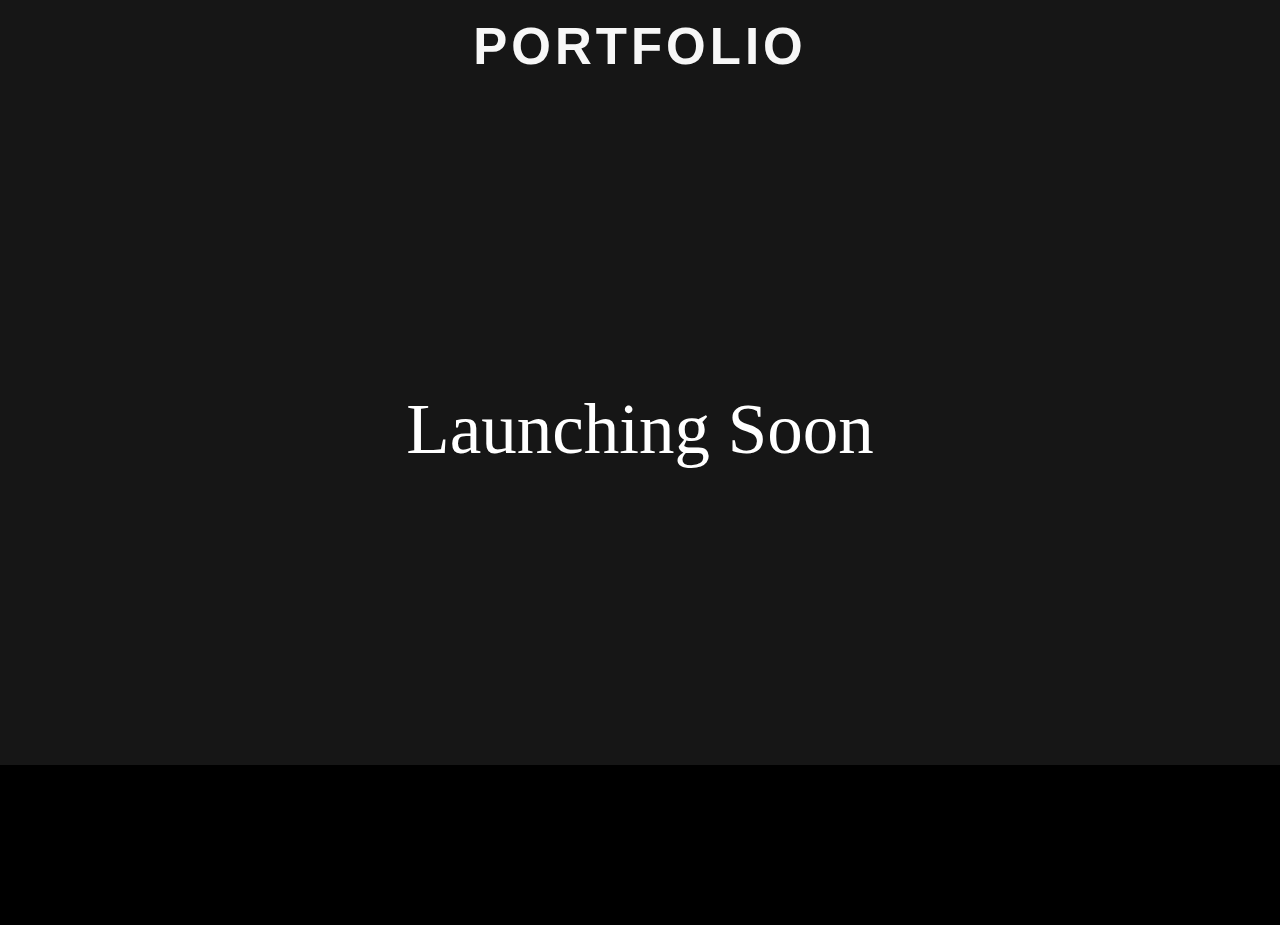
<file: coming-soon.html>
<!DOCTYPE html><html lang="en-CA"><head><meta charSet="utf-8"/><meta http-equiv="X-UA-Compatible" content="IE=edge"/><meta name="viewport" content="width=device-width, initial-scale=1"/><title>Portfolio</title><meta name="author" content="Portfolio"/><meta name="generator" content="Starfield Technologies; Go Daddy Website Builder 8.0.0000"/><link rel="manifest" href="/manifest.webmanifest"/><link rel="apple-touch-icon" sizes="57x57" href="//img1.wsimg.com/isteam/ip/static/pwa-app/logo-default.png/:/rs=w:57,h:57,m"/><link rel="apple-touch-icon" sizes="60x60" href="//img1.wsimg.com/isteam/ip/static/pwa-app/logo-default.png/:/rs=w:60,h:60,m"/><link rel="apple-touch-icon" sizes="72x72" href="//img1.wsimg.com/isteam/ip/static/pwa-app/logo-default.png/:/rs=w:72,h:72,m"/><link rel="apple-touch-icon" sizes="114x114" href="//img1.wsimg.com/isteam/ip/static/pwa-app/logo-default.png/:/rs=w:114,h:114,m"/><link rel="apple-touch-icon" sizes="120x120" href="//img1.wsimg.com/isteam/ip/static/pwa-app/logo-default.png/:/rs=w:120,h:120,m"/><link rel="apple-touch-icon" sizes="144x144" href="//img1.wsimg.com/isteam/ip/static/pwa-app/logo-default.png/:/rs=w:144,h:144,m"/><link rel="apple-touch-icon" sizes="152x152" href="//img1.wsimg.com/isteam/ip/static/pwa-app/logo-default.png/:/rs=w:152,h:152,m"/><link rel="apple-touch-icon" sizes="180x180" href="//img1.wsimg.com/isteam/ip/static/pwa-app/logo-default.png/:/rs=w:180,h:180,m"/><meta property="og:url" content="https://christinatxie.com/"/>
<meta property="og:site_name" content="Portfolio"/>
<meta property="og:title" content="Launching Soon "/>
<meta property="og:type" content="website"/>
<meta property="og:image" content="https://img1.wsimg.com/isteam/videos/uA41GmyyG8IMaxXdb"/>
<meta property="og:locale" content="en_CA"/>
<meta name="twitter:card" content="summary"/>
<meta name="twitter:title" content="Portfolio"/>
<meta name="twitter:description" content="Launching Soon "/>
<meta name="twitter:image" content="https://img1.wsimg.com/isteam/videos/uA41GmyyG8IMaxXdb"/>
<meta name="twitter:image:alt" content="Portfolio"/>
<meta name="theme-color" content="#6F6F6F"/><style type="text/css">/*
Copyright 2017 The Playfair Display Project Authors (https://github.com/clauseggers/Playfair-Display), with Reserved Font Name "Playfair Display".

This Font Software is licensed under the SIL Open Font License, Version 1.1.
This license is copied below, and is also available with a FAQ at: http://scripts.sil.org/OFL

—————————————————————————————-
SIL OPEN FONT LICENSE Version 1.1 - 26 February 2007
—————————————————————————————-
*/
/* cyrillic */
@font-face {
font-family: 'Playfair Display';
font-style: normal;
font-weight: 400;
font-display: swap;
src: url(https://img1.wsimg.com/gfonts/s/playfairdisplay/v21/nuFiD-vYSZviVYUb_rj3ij__anPXDTjYgEM86xRbPQ.woff2) format('woff2');
unicode-range: U+0400-045F, U+0490-0491, U+04B0-04B1, U+2116;
}
/* vietnamese */
@font-face {
font-family: 'Playfair Display';
font-style: normal;
font-weight: 400;
font-display: swap;
src: url(https://img1.wsimg.com/gfonts/s/playfairdisplay/v21/nuFiD-vYSZviVYUb_rj3ij__anPXDTPYgEM86xRbPQ.woff2) format('woff2');
unicode-range: U+0102-0103, U+0110-0111, U+0128-0129, U+0168-0169, U+01A0-01A1, U+01AF-01B0, U+1EA0-1EF9, U+20AB;
}
/* latin-ext */
@font-face {
font-family: 'Playfair Display';
font-style: normal;
font-weight: 400;
font-display: swap;
src: url(https://img1.wsimg.com/gfonts/s/playfairdisplay/v21/nuFiD-vYSZviVYUb_rj3ij__anPXDTLYgEM86xRbPQ.woff2) format('woff2');
unicode-range: U+0100-024F, U+0259, U+1E00-1EFF, U+2020, U+20A0-20AB, U+20AD-20CF, U+2113, U+2C60-2C7F, U+A720-A7FF;
}
/* latin */
@font-face {
font-family: 'Playfair Display';
font-style: normal;
font-weight: 400;
font-display: swap;
src: url(https://img1.wsimg.com/gfonts/s/playfairdisplay/v21/nuFiD-vYSZviVYUb_rj3ij__anPXDTzYgEM86xQ.woff2) format('woff2');
unicode-range: U+0000-00FF, U+0131, U+0152-0153, U+02BB-02BC, U+02C6, U+02DA, U+02DC, U+2000-206F, U+2074, U+20AC, U+2122, U+2191, U+2193, U+2212, U+2215, U+FEFF, U+FFFD;
}
/* cyrillic */
@font-face {
font-family: 'Playfair Display';
font-style: normal;
font-weight: 700;
font-display: swap;
src: url(https://img1.wsimg.com/gfonts/s/playfairdisplay/v21/nuFiD-vYSZviVYUb_rj3ij__anPXDTjYgEM86xRbPQ.woff2) format('woff2');
unicode-range: U+0400-045F, U+0490-0491, U+04B0-04B1, U+2116;
}
/* vietnamese */
@font-face {
font-family: 'Playfair Display';
font-style: normal;
font-weight: 700;
font-display: swap;
src: url(https://img1.wsimg.com/gfonts/s/playfairdisplay/v21/nuFiD-vYSZviVYUb_rj3ij__anPXDTPYgEM86xRbPQ.woff2) format('woff2');
unicode-range: U+0102-0103, U+0110-0111, U+0128-0129, U+0168-0169, U+01A0-01A1, U+01AF-01B0, U+1EA0-1EF9, U+20AB;
}
/* latin-ext */
@font-face {
font-family: 'Playfair Display';
font-style: normal;
font-weight: 700;
font-display: swap;
src: url(https://img1.wsimg.com/gfonts/s/playfairdisplay/v21/nuFiD-vYSZviVYUb_rj3ij__anPXDTLYgEM86xRbPQ.woff2) format('woff2');
unicode-range: U+0100-024F, U+0259, U+1E00-1EFF, U+2020, U+20A0-20AB, U+20AD-20CF, U+2113, U+2C60-2C7F, U+A720-A7FF;
}
/* latin */
@font-face {
font-family: 'Playfair Display';
font-style: normal;
font-weight: 700;
font-display: swap;
src: url(https://img1.wsimg.com/gfonts/s/playfairdisplay/v21/nuFiD-vYSZviVYUb_rj3ij__anPXDTzYgEM86xQ.woff2) format('woff2');
unicode-range: U+0000-00FF, U+0131, U+0152-0153, U+02BB-02BC, U+02C6, U+02DA, U+02DC, U+2000-206F, U+2074, U+20AC, U+2122, U+2191, U+2193, U+2212, U+2215, U+FEFF, U+FFFD;
}
/* cyrillic */
@font-face {
font-family: 'Playfair Display';
font-style: normal;
font-weight: 900;
font-display: swap;
src: url(https://img1.wsimg.com/gfonts/s/playfairdisplay/v21/nuFiD-vYSZviVYUb_rj3ij__anPXDTjYgEM86xRbPQ.woff2) format('woff2');
unicode-range: U+0400-045F, U+0490-0491, U+04B0-04B1, U+2116;
}
/* vietnamese */
@font-face {
font-family: 'Playfair Display';
font-style: normal;
font-weight: 900;
font-display: swap;
src: url(https://img1.wsimg.com/gfonts/s/playfairdisplay/v21/nuFiD-vYSZviVYUb_rj3ij__anPXDTPYgEM86xRbPQ.woff2) format('woff2');
unicode-range: U+0102-0103, U+0110-0111, U+0128-0129, U+0168-0169, U+01A0-01A1, U+01AF-01B0, U+1EA0-1EF9, U+20AB;
}
/* latin-ext */
@font-face {
font-family: 'Playfair Display';
font-style: normal;
font-weight: 900;
font-display: swap;
src: url(https://img1.wsimg.com/gfonts/s/playfairdisplay/v21/nuFiD-vYSZviVYUb_rj3ij__anPXDTLYgEM86xRbPQ.woff2) format('woff2');
unicode-range: U+0100-024F, U+0259, U+1E00-1EFF, U+2020, U+20A0-20AB, U+20AD-20CF, U+2113, U+2C60-2C7F, U+A720-A7FF;
}
/* latin */
@font-face {
font-family: 'Playfair Display';
font-style: normal;
font-weight: 900;
font-display: swap;
src: url(https://img1.wsimg.com/gfonts/s/playfairdisplay/v21/nuFiD-vYSZviVYUb_rj3ij__anPXDTzYgEM86xQ.woff2) format('woff2');
unicode-range: U+0000-00FF, U+0131, U+0152-0153, U+02BB-02BC, U+02C6, U+02DA, U+02DC, U+2000-206F, U+2074, U+20AC, U+2122, U+2191, U+2193, U+2212, U+2215, U+FEFF, U+FFFD;
}

/*
Copyright 2010, 2012, 2014 Adobe Systems Incorporated (http://www.adobe.com/), with Reserved Font Name Source.

This Font Software is licensed under the SIL Open Font License, Version 1.1.
This license is copied below, and is also available with a FAQ at: http://scripts.sil.org/OFL

—————————————————————————————-
SIL OPEN FONT LICENSE Version 1.1 - 26 February 2007
—————————————————————————————-
*/
/* cyrillic-ext */
@font-face {
font-family: 'Source Sans Pro';
font-style: italic;
font-weight: 300;
font-display: swap;
src: url(https://img1.wsimg.com/gfonts/s/sourcesanspro/v14/6xKwdSBYKcSV-LCoeQqfX1RYOo3qPZZMkidh18S0xR41YDw.woff2) format('woff2');
unicode-range: U+0460-052F, U+1C80-1C88, U+20B4, U+2DE0-2DFF, U+A640-A69F, U+FE2E-FE2F;
}
/* cyrillic */
@font-face {
font-family: 'Source Sans Pro';
font-style: italic;
font-weight: 300;
font-display: swap;
src: url(https://img1.wsimg.com/gfonts/s/sourcesanspro/v14/6xKwdSBYKcSV-LCoeQqfX1RYOo3qPZZMkido18S0xR41YDw.woff2) format('woff2');
unicode-range: U+0400-045F, U+0490-0491, U+04B0-04B1, U+2116;
}
/* greek-ext */
@font-face {
font-family: 'Source Sans Pro';
font-style: italic;
font-weight: 300;
font-display: swap;
src: url(https://img1.wsimg.com/gfonts/s/sourcesanspro/v14/6xKwdSBYKcSV-LCoeQqfX1RYOo3qPZZMkidg18S0xR41YDw.woff2) format('woff2');
unicode-range: U+1F00-1FFF;
}
/* greek */
@font-face {
font-family: 'Source Sans Pro';
font-style: italic;
font-weight: 300;
font-display: swap;
src: url(https://img1.wsimg.com/gfonts/s/sourcesanspro/v14/6xKwdSBYKcSV-LCoeQqfX1RYOo3qPZZMkidv18S0xR41YDw.woff2) format('woff2');
unicode-range: U+0370-03FF;
}
/* vietnamese */
@font-face {
font-family: 'Source Sans Pro';
font-style: italic;
font-weight: 300;
font-display: swap;
src: url(https://img1.wsimg.com/gfonts/s/sourcesanspro/v14/6xKwdSBYKcSV-LCoeQqfX1RYOo3qPZZMkidj18S0xR41YDw.woff2) format('woff2');
unicode-range: U+0102-0103, U+0110-0111, U+0128-0129, U+0168-0169, U+01A0-01A1, U+01AF-01B0, U+1EA0-1EF9, U+20AB;
}
/* latin-ext */
@font-face {
font-family: 'Source Sans Pro';
font-style: italic;
font-weight: 300;
font-display: swap;
src: url(https://img1.wsimg.com/gfonts/s/sourcesanspro/v14/6xKwdSBYKcSV-LCoeQqfX1RYOo3qPZZMkidi18S0xR41YDw.woff2) format('woff2');
unicode-range: U+0100-024F, U+0259, U+1E00-1EFF, U+2020, U+20A0-20AB, U+20AD-20CF, U+2113, U+2C60-2C7F, U+A720-A7FF;
}
/* latin */
@font-face {
font-family: 'Source Sans Pro';
font-style: italic;
font-weight: 300;
font-display: swap;
src: url(https://img1.wsimg.com/gfonts/s/sourcesanspro/v14/6xKwdSBYKcSV-LCoeQqfX1RYOo3qPZZMkids18S0xR41.woff2) format('woff2');
unicode-range: U+0000-00FF, U+0131, U+0152-0153, U+02BB-02BC, U+02C6, U+02DA, U+02DC, U+2000-206F, U+2074, U+20AC, U+2122, U+2191, U+2193, U+2212, U+2215, U+FEFF, U+FFFD;
}
/* cyrillic-ext */
@font-face {
font-family: 'Source Sans Pro';
font-style: italic;
font-weight: 400;
font-display: swap;
src: url(https://img1.wsimg.com/gfonts/s/sourcesanspro/v14/6xK1dSBYKcSV-LCoeQqfX1RYOo3qPZ7qsDJB9cme_xc.woff2) format('woff2');
unicode-range: U+0460-052F, U+1C80-1C88, U+20B4, U+2DE0-2DFF, U+A640-A69F, U+FE2E-FE2F;
}
/* cyrillic */
@font-face {
font-family: 'Source Sans Pro';
font-style: italic;
font-weight: 400;
font-display: swap;
src: url(https://img1.wsimg.com/gfonts/s/sourcesanspro/v14/6xK1dSBYKcSV-LCoeQqfX1RYOo3qPZ7jsDJB9cme_xc.woff2) format('woff2');
unicode-range: U+0400-045F, U+0490-0491, U+04B0-04B1, U+2116;
}
/* greek-ext */
@font-face {
font-family: 'Source Sans Pro';
font-style: italic;
font-weight: 400;
font-display: swap;
src: url(https://img1.wsimg.com/gfonts/s/sourcesanspro/v14/6xK1dSBYKcSV-LCoeQqfX1RYOo3qPZ7rsDJB9cme_xc.woff2) format('woff2');
unicode-range: U+1F00-1FFF;
}
/* greek */
@font-face {
font-family: 'Source Sans Pro';
font-style: italic;
font-weight: 400;
font-display: swap;
src: url(https://img1.wsimg.com/gfonts/s/sourcesanspro/v14/6xK1dSBYKcSV-LCoeQqfX1RYOo3qPZ7ksDJB9cme_xc.woff2) format('woff2');
unicode-range: U+0370-03FF;
}
/* vietnamese */
@font-face {
font-family: 'Source Sans Pro';
font-style: italic;
font-weight: 400;
font-display: swap;
src: url(https://img1.wsimg.com/gfonts/s/sourcesanspro/v14/6xK1dSBYKcSV-LCoeQqfX1RYOo3qPZ7osDJB9cme_xc.woff2) format('woff2');
unicode-range: U+0102-0103, U+0110-0111, U+0128-0129, U+0168-0169, U+01A0-01A1, U+01AF-01B0, U+1EA0-1EF9, U+20AB;
}
/* latin-ext */
@font-face {
font-family: 'Source Sans Pro';
font-style: italic;
font-weight: 400;
font-display: swap;
src: url(https://img1.wsimg.com/gfonts/s/sourcesanspro/v14/6xK1dSBYKcSV-LCoeQqfX1RYOo3qPZ7psDJB9cme_xc.woff2) format('woff2');
unicode-range: U+0100-024F, U+0259, U+1E00-1EFF, U+2020, U+20A0-20AB, U+20AD-20CF, U+2113, U+2C60-2C7F, U+A720-A7FF;
}
/* latin */
@font-face {
font-family: 'Source Sans Pro';
font-style: italic;
font-weight: 400;
font-display: swap;
src: url(https://img1.wsimg.com/gfonts/s/sourcesanspro/v14/6xK1dSBYKcSV-LCoeQqfX1RYOo3qPZ7nsDJB9cme.woff2) format('woff2');
unicode-range: U+0000-00FF, U+0131, U+0152-0153, U+02BB-02BC, U+02C6, U+02DA, U+02DC, U+2000-206F, U+2074, U+20AC, U+2122, U+2191, U+2193, U+2212, U+2215, U+FEFF, U+FFFD;
}
/* cyrillic-ext */
@font-face {
font-family: 'Source Sans Pro';
font-style: italic;
font-weight: 700;
font-display: swap;
src: url(https://img1.wsimg.com/gfonts/s/sourcesanspro/v14/6xKwdSBYKcSV-LCoeQqfX1RYOo3qPZZclSdh18S0xR41YDw.woff2) format('woff2');
unicode-range: U+0460-052F, U+1C80-1C88, U+20B4, U+2DE0-2DFF, U+A640-A69F, U+FE2E-FE2F;
}
/* cyrillic */
@font-face {
font-family: 'Source Sans Pro';
font-style: italic;
font-weight: 700;
font-display: swap;
src: url(https://img1.wsimg.com/gfonts/s/sourcesanspro/v14/6xKwdSBYKcSV-LCoeQqfX1RYOo3qPZZclSdo18S0xR41YDw.woff2) format('woff2');
unicode-range: U+0400-045F, U+0490-0491, U+04B0-04B1, U+2116;
}
/* greek-ext */
@font-face {
font-family: 'Source Sans Pro';
font-style: italic;
font-weight: 700;
font-display: swap;
src: url(https://img1.wsimg.com/gfonts/s/sourcesanspro/v14/6xKwdSBYKcSV-LCoeQqfX1RYOo3qPZZclSdg18S0xR41YDw.woff2) format('woff2');
unicode-range: U+1F00-1FFF;
}
/* greek */
@font-face {
font-family: 'Source Sans Pro';
font-style: italic;
font-weight: 700;
font-display: swap;
src: url(https://img1.wsimg.com/gfonts/s/sourcesanspro/v14/6xKwdSBYKcSV-LCoeQqfX1RYOo3qPZZclSdv18S0xR41YDw.woff2) format('woff2');
unicode-range: U+0370-03FF;
}
/* vietnamese */
@font-face {
font-family: 'Source Sans Pro';
font-style: italic;
font-weight: 700;
font-display: swap;
src: url(https://img1.wsimg.com/gfonts/s/sourcesanspro/v14/6xKwdSBYKcSV-LCoeQqfX1RYOo3qPZZclSdj18S0xR41YDw.woff2) format('woff2');
unicode-range: U+0102-0103, U+0110-0111, U+0128-0129, U+0168-0169, U+01A0-01A1, U+01AF-01B0, U+1EA0-1EF9, U+20AB;
}
/* latin-ext */
@font-face {
font-family: 'Source Sans Pro';
font-style: italic;
font-weight: 700;
font-display: swap;
src: url(https://img1.wsimg.com/gfonts/s/sourcesanspro/v14/6xKwdSBYKcSV-LCoeQqfX1RYOo3qPZZclSdi18S0xR41YDw.woff2) format('woff2');
unicode-range: U+0100-024F, U+0259, U+1E00-1EFF, U+2020, U+20A0-20AB, U+20AD-20CF, U+2113, U+2C60-2C7F, U+A720-A7FF;
}
/* latin */
@font-face {
font-family: 'Source Sans Pro';
font-style: italic;
font-weight: 700;
font-display: swap;
src: url(https://img1.wsimg.com/gfonts/s/sourcesanspro/v14/6xKwdSBYKcSV-LCoeQqfX1RYOo3qPZZclSds18S0xR41.woff2) format('woff2');
unicode-range: U+0000-00FF, U+0131, U+0152-0153, U+02BB-02BC, U+02C6, U+02DA, U+02DC, U+2000-206F, U+2074, U+20AC, U+2122, U+2191, U+2193, U+2212, U+2215, U+FEFF, U+FFFD;
}
/* cyrillic-ext */
@font-face {
font-family: 'Source Sans Pro';
font-style: normal;
font-weight: 300;
font-display: swap;
src: url(https://img1.wsimg.com/gfonts/s/sourcesanspro/v14/6xKydSBYKcSV-LCoeQqfX1RYOo3ik4zwmhdu3cOWxy40.woff2) format('woff2');
unicode-range: U+0460-052F, U+1C80-1C88, U+20B4, U+2DE0-2DFF, U+A640-A69F, U+FE2E-FE2F;
}
/* cyrillic */
@font-face {
font-family: 'Source Sans Pro';
font-style: normal;
font-weight: 300;
font-display: swap;
src: url(https://img1.wsimg.com/gfonts/s/sourcesanspro/v14/6xKydSBYKcSV-LCoeQqfX1RYOo3ik4zwkxdu3cOWxy40.woff2) format('woff2');
unicode-range: U+0400-045F, U+0490-0491, U+04B0-04B1, U+2116;
}
/* greek-ext */
@font-face {
font-family: 'Source Sans Pro';
font-style: normal;
font-weight: 300;
font-display: swap;
src: url(https://img1.wsimg.com/gfonts/s/sourcesanspro/v14/6xKydSBYKcSV-LCoeQqfX1RYOo3ik4zwmxdu3cOWxy40.woff2) format('woff2');
unicode-range: U+1F00-1FFF;
}
/* greek */
@font-face {
font-family: 'Source Sans Pro';
font-style: normal;
font-weight: 300;
font-display: swap;
src: url(https://img1.wsimg.com/gfonts/s/sourcesanspro/v14/6xKydSBYKcSV-LCoeQqfX1RYOo3ik4zwlBdu3cOWxy40.woff2) format('woff2');
unicode-range: U+0370-03FF;
}
/* vietnamese */
@font-face {
font-family: 'Source Sans Pro';
font-style: normal;
font-weight: 300;
font-display: swap;
src: url(https://img1.wsimg.com/gfonts/s/sourcesanspro/v14/6xKydSBYKcSV-LCoeQqfX1RYOo3ik4zwmBdu3cOWxy40.woff2) format('woff2');
unicode-range: U+0102-0103, U+0110-0111, U+0128-0129, U+0168-0169, U+01A0-01A1, U+01AF-01B0, U+1EA0-1EF9, U+20AB;
}
/* latin-ext */
@font-face {
font-family: 'Source Sans Pro';
font-style: normal;
font-weight: 300;
font-display: swap;
src: url(https://img1.wsimg.com/gfonts/s/sourcesanspro/v14/6xKydSBYKcSV-LCoeQqfX1RYOo3ik4zwmRdu3cOWxy40.woff2) format('woff2');
unicode-range: U+0100-024F, U+0259, U+1E00-1EFF, U+2020, U+20A0-20AB, U+20AD-20CF, U+2113, U+2C60-2C7F, U+A720-A7FF;
}
/* latin */
@font-face {
font-family: 'Source Sans Pro';
font-style: normal;
font-weight: 300;
font-display: swap;
src: url(https://img1.wsimg.com/gfonts/s/sourcesanspro/v14/6xKydSBYKcSV-LCoeQqfX1RYOo3ik4zwlxdu3cOWxw.woff2) format('woff2');
unicode-range: U+0000-00FF, U+0131, U+0152-0153, U+02BB-02BC, U+02C6, U+02DA, U+02DC, U+2000-206F, U+2074, U+20AC, U+2122, U+2191, U+2193, U+2212, U+2215, U+FEFF, U+FFFD;
}
/* cyrillic-ext */
@font-face {
font-family: 'Source Sans Pro';
font-style: normal;
font-weight: 400;
font-display: swap;
src: url(https://img1.wsimg.com/gfonts/s/sourcesanspro/v14/6xK3dSBYKcSV-LCoeQqfX1RYOo3qNa7lujVj9_mf.woff2) format('woff2');
unicode-range: U+0460-052F, U+1C80-1C88, U+20B4, U+2DE0-2DFF, U+A640-A69F, U+FE2E-FE2F;
}
/* cyrillic */
@font-face {
font-family: 'Source Sans Pro';
font-style: normal;
font-weight: 400;
font-display: swap;
src: url(https://img1.wsimg.com/gfonts/s/sourcesanspro/v14/6xK3dSBYKcSV-LCoeQqfX1RYOo3qPK7lujVj9_mf.woff2) format('woff2');
unicode-range: U+0400-045F, U+0490-0491, U+04B0-04B1, U+2116;
}
/* greek-ext */
@font-face {
font-family: 'Source Sans Pro';
font-style: normal;
font-weight: 400;
font-display: swap;
src: url(https://img1.wsimg.com/gfonts/s/sourcesanspro/v14/6xK3dSBYKcSV-LCoeQqfX1RYOo3qNK7lujVj9_mf.woff2) format('woff2');
unicode-range: U+1F00-1FFF;
}
/* greek */
@font-face {
font-family: 'Source Sans Pro';
font-style: normal;
font-weight: 400;
font-display: swap;
src: url(https://img1.wsimg.com/gfonts/s/sourcesanspro/v14/6xK3dSBYKcSV-LCoeQqfX1RYOo3qO67lujVj9_mf.woff2) format('woff2');
unicode-range: U+0370-03FF;
}
/* vietnamese */
@font-face {
font-family: 'Source Sans Pro';
font-style: normal;
font-weight: 400;
font-display: swap;
src: url(https://img1.wsimg.com/gfonts/s/sourcesanspro/v14/6xK3dSBYKcSV-LCoeQqfX1RYOo3qN67lujVj9_mf.woff2) format('woff2');
unicode-range: U+0102-0103, U+0110-0111, U+0128-0129, U+0168-0169, U+01A0-01A1, U+01AF-01B0, U+1EA0-1EF9, U+20AB;
}
/* latin-ext */
@font-face {
font-family: 'Source Sans Pro';
font-style: normal;
font-weight: 400;
font-display: swap;
src: url(https://img1.wsimg.com/gfonts/s/sourcesanspro/v14/6xK3dSBYKcSV-LCoeQqfX1RYOo3qNq7lujVj9_mf.woff2) format('woff2');
unicode-range: U+0100-024F, U+0259, U+1E00-1EFF, U+2020, U+20A0-20AB, U+20AD-20CF, U+2113, U+2C60-2C7F, U+A720-A7FF;
}
/* latin */
@font-face {
font-family: 'Source Sans Pro';
font-style: normal;
font-weight: 400;
font-display: swap;
src: url(https://img1.wsimg.com/gfonts/s/sourcesanspro/v14/6xK3dSBYKcSV-LCoeQqfX1RYOo3qOK7lujVj9w.woff2) format('woff2');
unicode-range: U+0000-00FF, U+0131, U+0152-0153, U+02BB-02BC, U+02C6, U+02DA, U+02DC, U+2000-206F, U+2074, U+20AC, U+2122, U+2191, U+2193, U+2212, U+2215, U+FEFF, U+FFFD;
}
/* cyrillic-ext */
@font-face {
font-family: 'Source Sans Pro';
font-style: normal;
font-weight: 700;
font-display: swap;
src: url(https://img1.wsimg.com/gfonts/s/sourcesanspro/v14/6xKydSBYKcSV-LCoeQqfX1RYOo3ig4vwmhdu3cOWxy40.woff2) format('woff2');
unicode-range: U+0460-052F, U+1C80-1C88, U+20B4, U+2DE0-2DFF, U+A640-A69F, U+FE2E-FE2F;
}
/* cyrillic */
@font-face {
font-family: 'Source Sans Pro';
font-style: normal;
font-weight: 700;
font-display: swap;
src: url(https://img1.wsimg.com/gfonts/s/sourcesanspro/v14/6xKydSBYKcSV-LCoeQqfX1RYOo3ig4vwkxdu3cOWxy40.woff2) format('woff2');
unicode-range: U+0400-045F, U+0490-0491, U+04B0-04B1, U+2116;
}
/* greek-ext */
@font-face {
font-family: 'Source Sans Pro';
font-style: normal;
font-weight: 700;
font-display: swap;
src: url(https://img1.wsimg.com/gfonts/s/sourcesanspro/v14/6xKydSBYKcSV-LCoeQqfX1RYOo3ig4vwmxdu3cOWxy40.woff2) format('woff2');
unicode-range: U+1F00-1FFF;
}
/* greek */
@font-face {
font-family: 'Source Sans Pro';
font-style: normal;
font-weight: 700;
font-display: swap;
src: url(https://img1.wsimg.com/gfonts/s/sourcesanspro/v14/6xKydSBYKcSV-LCoeQqfX1RYOo3ig4vwlBdu3cOWxy40.woff2) format('woff2');
unicode-range: U+0370-03FF;
}
/* vietnamese */
@font-face {
font-family: 'Source Sans Pro';
font-style: normal;
font-weight: 700;
font-display: swap;
src: url(https://img1.wsimg.com/gfonts/s/sourcesanspro/v14/6xKydSBYKcSV-LCoeQqfX1RYOo3ig4vwmBdu3cOWxy40.woff2) format('woff2');
unicode-range: U+0102-0103, U+0110-0111, U+0128-0129, U+0168-0169, U+01A0-01A1, U+01AF-01B0, U+1EA0-1EF9, U+20AB;
}
/* latin-ext */
@font-face {
font-family: 'Source Sans Pro';
font-style: normal;
font-weight: 700;
font-display: swap;
src: url(https://img1.wsimg.com/gfonts/s/sourcesanspro/v14/6xKydSBYKcSV-LCoeQqfX1RYOo3ig4vwmRdu3cOWxy40.woff2) format('woff2');
unicode-range: U+0100-024F, U+0259, U+1E00-1EFF, U+2020, U+20A0-20AB, U+20AD-20CF, U+2113, U+2C60-2C7F, U+A720-A7FF;
}
/* latin */
@font-face {
font-family: 'Source Sans Pro';
font-style: normal;
font-weight: 700;
font-display: swap;
src: url(https://img1.wsimg.com/gfonts/s/sourcesanspro/v14/6xKydSBYKcSV-LCoeQqfX1RYOo3ig4vwlxdu3cOWxw.woff2) format('woff2');
unicode-range: U+0000-00FF, U+0131, U+0152-0153, U+02BB-02BC, U+02C6, U+02DA, U+02DC, U+2000-206F, U+2074, U+20AC, U+2122, U+2191, U+2193, U+2212, U+2215, U+FEFF, U+FFFD;
}

/*
Copyright 2011 The Montserrat Project Authors (https://github.com/JulietaUla/Montserrat)

This Font Software is licensed under the SIL Open Font License, Version 1.1.
This license is copied below, and is also available with a FAQ at: http://scripts.sil.org/OFL

—————————————————————————————-
SIL OPEN FONT LICENSE Version 1.1 - 26 February 2007
—————————————————————————————-
*/
/* cyrillic-ext */
@font-face {
font-family: 'Montserrat';
font-style: normal;
font-weight: 600;
font-display: swap;
src: url(https://img1.wsimg.com/gfonts/s/montserrat/v15/JTURjIg1_i6t8kCHKm45_bZF3gTD_vx3rCubqg.woff2) format('woff2');
unicode-range: U+0460-052F, U+1C80-1C88, U+20B4, U+2DE0-2DFF, U+A640-A69F, U+FE2E-FE2F;
}
/* cyrillic */
@font-face {
font-family: 'Montserrat';
font-style: normal;
font-weight: 600;
font-display: swap;
src: url(https://img1.wsimg.com/gfonts/s/montserrat/v15/JTURjIg1_i6t8kCHKm45_bZF3g3D_vx3rCubqg.woff2) format('woff2');
unicode-range: U+0400-045F, U+0490-0491, U+04B0-04B1, U+2116;
}
/* vietnamese */
@font-face {
font-family: 'Montserrat';
font-style: normal;
font-weight: 600;
font-display: swap;
src: url(https://img1.wsimg.com/gfonts/s/montserrat/v15/JTURjIg1_i6t8kCHKm45_bZF3gbD_vx3rCubqg.woff2) format('woff2');
unicode-range: U+0102-0103, U+0110-0111, U+0128-0129, U+0168-0169, U+01A0-01A1, U+01AF-01B0, U+1EA0-1EF9, U+20AB;
}
/* latin-ext */
@font-face {
font-family: 'Montserrat';
font-style: normal;
font-weight: 600;
font-display: swap;
src: url(https://img1.wsimg.com/gfonts/s/montserrat/v15/JTURjIg1_i6t8kCHKm45_bZF3gfD_vx3rCubqg.woff2) format('woff2');
unicode-range: U+0100-024F, U+0259, U+1E00-1EFF, U+2020, U+20A0-20AB, U+20AD-20CF, U+2113, U+2C60-2C7F, U+A720-A7FF;
}
/* latin */
@font-face {
font-family: 'Montserrat';
font-style: normal;
font-weight: 600;
font-display: swap;
src: url(https://img1.wsimg.com/gfonts/s/montserrat/v15/JTURjIg1_i6t8kCHKm45_bZF3gnD_vx3rCs.woff2) format('woff2');
unicode-range: U+0000-00FF, U+0131, U+0152-0153, U+02BB-02BC, U+02C6, U+02DA, U+02DC, U+2000-206F, U+2074, U+20AC, U+2122, U+2191, U+2193, U+2212, U+2215, U+FEFF, U+FFFD;
}
/* cyrillic-ext */
@font-face {
font-family: 'Montserrat';
font-style: normal;
font-weight: 700;
font-display: swap;
src: url(https://img1.wsimg.com/gfonts/s/montserrat/v15/JTURjIg1_i6t8kCHKm45_dJE3gTD_vx3rCubqg.woff2) format('woff2');
unicode-range: U+0460-052F, U+1C80-1C88, U+20B4, U+2DE0-2DFF, U+A640-A69F, U+FE2E-FE2F;
}
/* cyrillic */
@font-face {
font-family: 'Montserrat';
font-style: normal;
font-weight: 700;
font-display: swap;
src: url(https://img1.wsimg.com/gfonts/s/montserrat/v15/JTURjIg1_i6t8kCHKm45_dJE3g3D_vx3rCubqg.woff2) format('woff2');
unicode-range: U+0400-045F, U+0490-0491, U+04B0-04B1, U+2116;
}
/* vietnamese */
@font-face {
font-family: 'Montserrat';
font-style: normal;
font-weight: 700;
font-display: swap;
src: url(https://img1.wsimg.com/gfonts/s/montserrat/v15/JTURjIg1_i6t8kCHKm45_dJE3gbD_vx3rCubqg.woff2) format('woff2');
unicode-range: U+0102-0103, U+0110-0111, U+0128-0129, U+0168-0169, U+01A0-01A1, U+01AF-01B0, U+1EA0-1EF9, U+20AB;
}
/* latin-ext */
@font-face {
font-family: 'Montserrat';
font-style: normal;
font-weight: 700;
font-display: swap;
src: url(https://img1.wsimg.com/gfonts/s/montserrat/v15/JTURjIg1_i6t8kCHKm45_dJE3gfD_vx3rCubqg.woff2) format('woff2');
unicode-range: U+0100-024F, U+0259, U+1E00-1EFF, U+2020, U+20A0-20AB, U+20AD-20CF, U+2113, U+2C60-2C7F, U+A720-A7FF;
}
/* latin */
@font-face {
font-family: 'Montserrat';
font-style: normal;
font-weight: 700;
font-display: swap;
src: url(https://img1.wsimg.com/gfonts/s/montserrat/v15/JTURjIg1_i6t8kCHKm45_dJE3gnD_vx3rCs.woff2) format('woff2');
unicode-range: U+0000-00FF, U+0131, U+0152-0153, U+02BB-02BC, U+02C6, U+02DA, U+02DC, U+2000-206F, U+2074, U+20AC, U+2122, U+2191, U+2193, U+2212, U+2215, U+FEFF, U+FFFD;
}
</style>
<style type="text/css">.x{-ms-text-size-adjust:100%;-webkit-text-size-adjust:100%;-webkit-tap-highlight-color:rgba(0,0,0,0);margin:0;box-sizing:border-box}.x *,.x :after,.x :before{box-sizing:inherit}.x-el a[href^="mailto:"]:not(.x-el),.x-el a[href^="tel:"]:not(.x-el){color:inherit;font-size:inherit;text-decoration:inherit}.x-el-article,.x-el-aside,.x-el-details,.x-el-figcaption,.x-el-figure,.x-el-footer,.x-el-header,.x-el-hgroup,.x-el-main,.x-el-menu,.x-el-nav,.x-el-section,.x-el-summary{display:block}.x-el-audio,.x-el-canvas,.x-el-progress,.x-el-video{display:inline-block;vertical-align:baseline}.x-el-audio:not([controls]){display:none;height:0}.x-el-template{display:none}.x-el-a{background-color:transparent;color:inherit}.x-el-a:active,.x-el-a:hover{outline:0}.x-el-abbr[title]{border-bottom:1px dotted}.x-el-b,.x-el-strong{font-weight:700}.x-el-dfn{font-style:italic}.x-el-mark{background:#ff0;color:#000}.x-el-small{font-size:80%}.x-el-sub,.x-el-sup{font-size:75%;line-height:0;position:relative;vertical-align:baseline}.x-el-sup{top:-.5em}.x-el-sub{bottom:-.25em}.x-el-img{vertical-align:middle;border:0}.x-el-svg:not(:root){overflow:hidden}.x-el-figure{margin:0}.x-el-hr{box-sizing:content-box;height:0}.x-el-pre{overflow:auto}.x-el-code,.x-el-kbd,.x-el-pre,.x-el-samp{font-family:monospace,monospace;font-size:1em}.x-el-button,.x-el-input,.x-el-optgroup,.x-el-select,.x-el-textarea{color:inherit;font:inherit;margin:0}.x-el-button{overflow:visible}.x-el-button,.x-el-select{text-transform:none}.x-el-button,.x-el-input[type=button],.x-el-input[type=reset],.x-el-input[type=submit]{-webkit-appearance:button;cursor:pointer}.x-el-button[disabled],.x-el-input[disabled]{cursor:default}.x-el-button::-moz-focus-inner,.x-el-input::-moz-focus-inner{border:0;padding:0}.x-el-input{line-height:normal}.x-el-input[type=checkbox],.x-el-input[type=radio]{box-sizing:border-box;padding:0}.x-el-input[type=number]::-webkit-inner-spin-button,.x-el-input[type=number]::-webkit-outer-spin-button{height:auto}.x-el-input[type=search]{-webkit-appearance:textfield;box-sizing:content-box}.x-el-input[type=search]::-webkit-search-cancel-button,.x-el-input[type=search]::-webkit-search-decoration{-webkit-appearance:none}.x-el-textarea{border:0}.x-el-fieldset{border:1px solid silver;margin:0 2px;padding:.35em .625em .75em}.x-el-legend{border:0;padding:0}.x-el-textarea{overflow:auto}.x-el-optgroup{font-weight:700}.x-el-table{border-collapse:collapse;border-spacing:0}.x-el-td,.x-el-th{padding:0}.x{-webkit-font-smoothing:antialiased}.x-el-hr{border:0}.x-el-fieldset,.x-el-input,.x-el-select,.x-el-textarea{margin-top:0;margin-bottom:0}.x-el-fieldset,.x-el-input[type=email],.x-el-input[type=text],.x-el-textarea{width:100%}.x-el-label{vertical-align:middle}.x-el-input{border-style:none;padding:.5em;vertical-align:middle}.x-el-select:not([multiple]){vertical-align:middle}.x-el-textarea{line-height:1.75;padding:.5em}.sideline-footer{margin-top:auto}@-webkit-keyframes loaderscale{0%{transform:scale(1);opacity:1}45%{transform:scale(.1);opacity:.7}80%{transform:scale(1);opacity:1}}@keyframes loaderscale{0%{transform:scale(1);opacity:1}45%{transform:scale(.1);opacity:.7}80%{transform:scale(1);opacity:1}}.x-loader svg{display:inline-block}.x-loader svg:first-child{-webkit-animation:loaderscale .75s cubic-bezier(.2,.68,.18,1.08) -.24s infinite;animation:loaderscale .75s cubic-bezier(.2,.68,.18,1.08) -.24s infinite}.x-loader svg:nth-child(2){-webkit-animation:loaderscale .75s cubic-bezier(.2,.68,.18,1.08) -.12s infinite;animation:loaderscale .75s cubic-bezier(.2,.68,.18,1.08) -.12s infinite}.x-loader svg:nth-child(3){-webkit-animation:loaderscale .75s cubic-bezier(.2,.68,.18,1.08) 0s infinite;animation:loaderscale .75s cubic-bezier(.2,.68,.18,1.08) 0s infinite}.x-icon>svg{transition:transform .33s ease-in-out}.x-icon>svg.rotate-90{transform:rotate(-90deg)}.x-icon>svg.rotate90{transform:rotate(90deg)}.x-icon>svg.rotate-180{transform:rotate(-180deg)}.x-icon>svg.rotate180{transform:rotate(180deg)}.x-rt:after{content:"";clear:both}.x-rt ol,.x-rt ul{text-align:left}.x-rt p{margin:0}.x-rt br{clear:both}.mte-inline-block{display:inline-block}@media only screen and (min-device-width:1025px){:root select,_::-webkit-full-page-media,_:future{font-family:sans-serif!important}}

</style>
<style data-glamor="cxs-default-sheet" type="text/css">.x .c1-1{letter-spacing:normal}.x .c1-2{text-transform:none}.x .c1-3{background-color:rgb(255, 255, 255)}.x .c1-4{width:100%}.x .c1-5 > div{position:relative}.x .c1-6 > div{overflow:hidden}.x .c1-7 > div{margin-top:auto}.x .c1-8 > div{margin-right:auto}.x .c1-9 > div{margin-bottom:auto}.x .c1-a > div{margin-left:auto}.x .c1-b{font-family:'Source Sans Pro', arial, sans-serif}.x .c1-c{font-size:18px}.x .c1-h{background-color:rgb(22, 22, 22)}.x .c1-i{padding-top:56px}.x .c1-j{padding-bottom:56px}.x .c1-k{overflow:hidden}.x .c1-l{padding:0px !important}.x .c1-o{position:relative}.x .c1-p{flex-grow:1}.x .c1-q{background-position:top}.x .c1-r{background-size:auto, cover}.x .c1-s{background-blend-mode:normal}.x .c1-t{background-repeat:no-repeat}.x .c1-u{text-shadow:none}.x .c1-v{display:flex}.x .c1-w{align-items:center}.x .c1-x{justify-content:flex-start}.x .c1-y{flex-direction:column}.x .c1-z{min-height:500px}.x .c1-10{transition:opacity 0.25s, background-size 0.25s, background-position 0.25s}.x .c1-11{background-image:linear-gradient(to bottom, rgba(22, 22, 22, 0.37) 0%, rgba(22, 22, 22, 0.37) 100%), url("//img1.wsimg.com/isteam/videos/uA41GmyyG8IMaxXdb/:/rs=w:50,h:50,cg:true,m/cr=w:50,h:50,a:cc/qt=q:1")}.x .c1-13{position:static}.x .c1-15{z-index:3}.x .c1-16{background-color:transparent}.x .c1-17{transition:background .3s}.x .c1-18{padding-top:24px}.x .c1-19{padding-bottom:24px}.x .c1-1e{margin-left:auto}.x .c1-1f{margin-right:auto}.x .c1-1g{padding-left:24px}.x .c1-1h{padding-right:24px}.x .c1-1i{max-width:100%}.x .c1-1j{padding-top:0px !important}.x .c1-1k{padding-bottom:0px !important}.x .c1-1o{box-sizing:border-box}.x .c1-1p{flex-direction:row}.x .c1-1q{flex-wrap:nowrap}.x .c1-1r{margin-top:0}.x .c1-1s{margin-right:-12px}.x .c1-1t{margin-bottom:0}.x .c1-1u{margin-left:-12px}.x .c1-20{flex-shrink:1}.x .c1-21{flex-basis:70%}.x .c1-22{padding-top:0}.x .c1-23{padding-right:12px}.x .c1-24{padding-bottom:0}.x .c1-25{padding-left:12px}.x .c1-26{text-align:center}.x .c1-27{overflow-wrap:break-word}.x .c1-2c{display:inline-block}.x .c1-2d{font-family:'Playfair Display', Georgia, serif}.x .c1-2i{letter-spacing:inherit}.x .c1-2j{text-transform:inherit}.x .c1-2k{text-decoration:none}.x .c1-2l{word-wrap:break-word}.x .c1-2m{display:inline}.x .c1-2n{cursor:pointer}.x .c1-2o{border-top:0px}.x .c1-2p{border-right:0px}.x .c1-2q{border-bottom:0px}.x .c1-2r{border-left:0px}.x .c1-2s{color:rgb(127, 128, 128)}.x .c1-2t{font-weight:inherit}.x .c1-2u:hover{color:rgb(191, 191, 191)}.x .c1-2v:active{color:rgb(219, 219, 219)}.x .c1-2w{letter-spacing:4px}.x .c1-2x{text-transform:uppercase}.x .c1-2y{line-height:1.2}.x .c1-2z{margin-left:0}.x .c1-30{margin-right:0}.x .c1-31{font-family:'Montserrat', sans-serif}.x .c1-32{color:rgb(247, 247, 247)}.x .c1-33{font-size:28px}.x .c1-34{font-weight:700}.x .c1-39{word-wrap:normal !important}.x .c1-3a{overflow-wrap:normal !important}.x .c1-3b{display:none}.x .c1-3c{visibility:hidden}.x .c1-3d{position:absolute}.x .c1-3e{width:auto}.x .c1-3f{overflow:visible}.x .c1-3g{left:0}.x .c1-3h{font-size:37px}.x .c1-3m{font-size:32px}.x .c1-3r{font-size:25px}.x .c1-3w{flex-basis:0%}.x .c1-3x{padding-right:0px}.x .c1-3y{padding-left:0px}.x .c1-41{line-height:24px}.x .c1-42{vertical-align:top}.x .c1-43{padding-left:32px}.x .c1-44{white-space:nowrap}.x .c1-45:first-child{padding-left:0}.x .c1-46{justify-content:center}.x .c1-47{z-index:1}.x .c1-48{justify-content:flex-end}.x .c1-4i > :nth-child(n){margin-bottom:8px}.x .c1-4j > :last-child{margin-bottom:0 !important}.x .c1-4t{width:inherit}.x .c1-4u{[object -object]:0px}.x .c1-4v{display:block}.x .c1-4w{white-space:pre-line}.x .c1-4x{color:rgb(255, 255, 255)}.x .c1-4y{font-size:46px}.x .c1-4z{font-weight:400}.x .c1-58{background-color:rgb(0, 0, 0)}.x .c1-59{flex-wrap:wrap}.x .c1-5a{flex-grow:3}.x .c1-5b{flex-basis:100%}.x .c1-5e{line-height:1.5}.x .c1-5f{color:rgb(150, 150, 150)}.x .c1-5g{font-size:16px}.x .c1-5m{font-size:inherit !important}.x .c1-5n{color:inherit}.x .c1-5o{line-height:inherit}.x .c1-5p{font-style:italic}.x .c1-5q{text-decoration:line-through}.x .c1-5r{text-decoration:underline}.x .c1-5s{margin-top:24px}</style>
<style data-glamor="cxs-media-sheet" type="text/css"></style>
<style data-glamor="cxs-xs-sheet" type="text/css">@media (max-width: 767px){.x .c1-m{padding-top:40px}}@media (max-width: 767px){.x .c1-n{padding-bottom:40px}}@media (max-width: 767px){.x .c1-2e{width:100%}}@media (max-width: 767px){.x .c1-2f{display:flex}}@media (max-width: 767px){.x .c1-2g{justify-content:center}}@media (max-width: 767px){.x .c1-50{margin-top:0}}@media (max-width: 767px){.x .c1-51{margin-right:auto}}@media (max-width: 767px){.x .c1-52{margin-bottom:0}}@media (max-width: 767px){.x .c1-53{margin-left:auto}}</style>
<style data-glamor="cxs-sm-sheet" type="text/css">@media (min-width: 768px){.x .c1-d{font-size:18px}}@media (min-width: 768px){.x .c1-1v{margin-top:0}}@media (min-width: 768px){.x .c1-1w{margin-right:-24px}}@media (min-width: 768px){.x .c1-1x{margin-bottom:0}}@media (min-width: 768px){.x .c1-1y{margin-left:-24px}}@media (min-width: 768px){.x .c1-28{padding-top:0}}@media (min-width: 768px){.x .c1-29{padding-right:24px}}@media (min-width: 768px){.x .c1-2a{padding-bottom:0}}@media (min-width: 768px){.x .c1-2b{padding-left:24px}}@media (min-width: 768px) and (max-width: 1023px){.x .c1-2h{width:100%}}@media (min-width: 768px){.x .c1-35{font-size:30px}}@media (min-width: 768px){.x .c1-3i{font-size:44px}}@media (min-width: 768px){.x .c1-3n{font-size:35px}}@media (min-width: 768px){.x .c1-3s{font-size:25px}}@media (min-width: 768px){.x .c1-4b{width:100%}}@media (min-width: 768px){.x .c1-54{font-size:55px}}@media (min-width: 768px){.x .c1-5h{font-size:16px}}</style>
<style data-glamor="cxs-md-sheet" type="text/css">@media (min-width: 1024px){.x .c1-e{font-size:18px}}@media (min-width: 1024px){.x .c1-12{min-height:85vh}}@media (min-width: 1024px){.x .c1-14{position:static}}@media (min-width: 1024px){.x .c1-1a{padding-top:16px}}@media (min-width: 1024px){.x .c1-1b{padding-bottom:16px}}@media (min-width: 1024px){.x .c1-1c{padding-left:24px}}@media (min-width: 1024px){.x .c1-1d{padding-right:24px}}@media (min-width: 1024px){.x .c1-1l{display:flex}}@media (min-width: 1024px){.x .c1-1m{justify-content:center}}@media (min-width: 1024px){.x .c1-1n{width:100%}}@media (min-width: 1024px){.x .c1-1z{display:none}}@media (min-width: 1024px){.x .c1-36{font-size:30px}}@media (min-width: 1024px){.x .c1-3j{font-size:44px}}@media (min-width: 1024px){.x .c1-3o{font-size:35px}}@media (min-width: 1024px){.x .c1-3t{font-size:25px}}@media (min-width: 1024px){.x .c1-3z{flex-basis:33.33333333333333%}}@media (min-width: 1024px){.x .c1-40{max-width:33.33333333333333%}}@media (min-width: 1024px){.x .c1-49{margin-top:0px}}@media (min-width: 1024px){.x .c1-4a{margin-bottom:0px}}@media (min-width: 1024px){.x .c1-4c{width:984px}}@media (min-width: 1024px){.x .c1-4d{margin-left:auto}}@media (min-width: 1024px){.x .c1-4e{margin-right:auto}}@media (min-width: 1024px){.x .c1-4f{max-width:66%}}@media (min-width: 1024px){.x .c1-4k{flex-direction:column}}@media (min-width: 1024px){.x .c1-4l{flex-grow:1}}@media (min-width: 1024px){.x .c1-4m{flex-shrink:0}}@media (min-width: 1024px){.x .c1-4n{flex-basis:auto}}@media (min-width: 1024px){.x .c1-4o{padding-top:56px}}@media (min-width: 1024px){.x .c1-4p{padding-bottom:56px}}@media (min-width: 1024px){.x .c1-4q{text-align:center}}@media (min-width: 1024px){.x .c1-4r{max-width:100%}}@media (min-width: 1024px){.x .c1-4s{align-items:center}}@media (min-width: 1024px){.x .c1-55{font-size:55px}}@media (min-width: 1024px){.x .c1-5c{flex-basis:0%}}@media (min-width: 1024px){.x .c1-5d{max-width:none}}@media (min-width: 1024px){.x .c1-5i{text-align:left}}@media (min-width: 1024px){.x .c1-5j{font-size:16px}}@media (min-width: 1024px){.x .c1-5t{text-align:right}}</style>
<style data-glamor="cxs-lg-sheet" type="text/css">@media (min-width: 1280px){.x .c1-f{font-size:18px}}@media (min-width: 1280px){.x .c1-37{font-size:32px}}@media (min-width: 1280px){.x .c1-3k{font-size:51px}}@media (min-width: 1280px){.x .c1-3p{font-size:37px}}@media (min-width: 1280px){.x .c1-3u{font-size:25px}}@media (min-width: 1280px){.x .c1-4g{width:1160px}}@media (min-width: 1280px){.x .c1-56{font-size:71px}}@media (min-width: 1280px){.x .c1-5k{font-size:16px}}</style>
<style data-glamor="cxs-xl-sheet" type="text/css">@media (min-width: 1536px){.x .c1-g{font-size:21px}}@media (min-width: 1536px){.x .c1-38{font-size:36px}}@media (min-width: 1536px){.x .c1-3l{font-size:55px}}@media (min-width: 1536px){.x .c1-3q{font-size:41px}}@media (min-width: 1536px){.x .c1-3v{font-size:28px}}@media (min-width: 1536px){.x .c1-4h{width:1280px}}@media (min-width: 1536px){.x .c1-57{font-size:74px}}@media (min-width: 1536px){.x .c1-5l{font-size:18px}}</style>
<style type="text/css">.page-inner { background-color: rgb(0, 0, 0); min-height: 100vh; }</style>
<script type="text/javascript" src="https://img1.wsimg.com/poly/v2/polyfill.min.js?unknown=polyfill&amp;flags=gated&amp;features=default%2Cfetch%2CArray.prototype.%40%40iterator%2CArray.prototype.find%2CArray.prototype.findIndex%2CFunction.name%2CNumber.isFinite%2CPromise%2CString.prototype.repeat%2CMath.sign%2CMath.trunc%2CArray.prototype.includes%2CObject.entries%2CObject.values%2CObject.is%2CIntersectionObserver%2CIntl.~locale.en-CA" crossorigin></script>
<script type="text/javascript">!function(e){var t={};function n(r){if(t[r])return t[r].exports;var o=t[r]={i:r,l:!1,exports:{}};return e[r].call(o.exports,o,o.exports,n),o.l=!0,o.exports}n.m=e,n.c=t,n.d=function(e,t,r){n.o(e,t)||Object.defineProperty(e,t,{enumerable:!0,get:r})},n.r=function(e){"undefined"!=typeof Symbol&&Symbol.toStringTag&&Object.defineProperty(e,Symbol.toStringTag,{value:"Module"}),Object.defineProperty(e,"__esModule",{value:!0})},n.t=function(e,t){if(1&t&&(e=n(e)),8&t)return e;if(4&t&&"object"==typeof e&&e&&e.__esModule)return e;var r=Object.create(null);if(n.r(r),Object.defineProperty(r,"default",{enumerable:!0,value:e}),2&t&&"string"!=typeof e)for(var o in e)n.d(r,o,function(t){return e[t]}.bind(null,o));return r},n.n=function(e){var t=e&&e.__esModule?function(){return e.default}:function(){return e};return n.d(t,"a",t),t},n.o=function(e,t){return Object.prototype.hasOwnProperty.call(e,t)},n.p="",n(n.s=0)}([function(e,t,n){e.exports=n(1)},function(e,t,n){"use strict";window.guacImage=n(2),window.guacDefer=n(3),window.onVisualComplete=n(4),window.markVisuallyComplete=n(5),window.deferBootstrap=n(6)},function(e,t,n){"use strict";function r(e,t,n,r){var a,u,d,c,s,w,l,f=(n=n||{}).delay||500,p=n.cellSize||{x:20,y:20},v=!0,g=function(e){var r='url("'+e+'")',o=r;if(n.backgroundLayers&&n.backgroundLayers.constructor===Array){var i=n.backgroundLayers.map((function(e){return e.replace(/{width}/g,d.w).replace(/{height}/g,d.h)}));o=[].concat(i,[r]).join(", ")}t.style.backgroundImage=o,setTimeout((function(){t.style.opacity=1}),300)}.bind(this),h=function(){v&&(r?r(u,d):n.useTreatmentData?g(u):t.style.backgroundImage='url("'+u+'")',n.shouldMarkVisuallyComplete&&window&&window.markVisuallyComplete(),t.setAttribute("data-guac-image","loaded"))}.bind(this),m=function(){if(v){t.setAttribute("data-guac-image","loading"),a=null;var n=o(t,p);if(!n)return s();if(d||(d=n),n.w!==d.w||n.h!==d.h)return d=n,s(1);if((u=i(e,n,p))!==c){c=u;var r=document.createElement("img");r.src=u,r.complete||!r.addEventListener?h():r.addEventListener("load",h),!l&&window.MutationObserver&&(l=new MutationObserver((function(){s(1)}))).observe(t,{childList:!0,subtree:!0})}else t.setAttribute("data-guac-image","loaded")}}.bind(this);s=function(e){a&&clearTimeout(a),a=setTimeout(m,isNaN(e)?f:e)}.bind(this),this.unmount=function(){a&&(clearTimeout(a),a=null),window.removeEventListener("resize",s),l&&l.disconnect(),v=!1},w=function(){t.removeEventListener("load",w),window.addEventListener("resize",s),m()},window.guacDefer&&!n.loadEagerly?(t.addEventListener("load",w),window.guacDefer.background(t)):w()}function o(e,t){var n={w:t.x,h:t.y};if("undefined"!=typeof window&&e){var r=Math.min(window.devicePixelRatio||1,3),o=window.getComputedStyle(e);if(n.w=Math.round(parseInt(o.width,10)*r),n.h=Math.round(parseInt(o.height,10)*r),isNaN(n.w)||isNaN(n.h))return}return n}function i(e,t,n){var r=t.w%n.x,o=t.h%n.y,i=Math.max(r?t.w+(n.x-r):t.w,n.x),a=Math.max(o?t.h+(n.y-o):t.h,n.y);return e.replace(/\{width\}/g,i).replace(/\{height\}/g,a)}r.getUrl=function(e,t,n){if(!t)throw new Error("cellSize is required");var r=o(n,t);if(r)return i(e,r,t)},e.exports=r},function(e,t,n){"use strict";var r=[],o=!1;const i=function(e){e.dispatchEvent(new Event("load"))},a={background:new IntersectionObserver((function(e,t){e.forEach((function(e){e.isIntersecting&&(t.unobserve(e.target),i(e.target))}))}),{rootMargin:"50% 0%"})};window.addEventListener("load",(function(){r.forEach((function(e){window.requestIdleCallback((function(){a.background.unobserve(e),i(e)}))})),o=!0,r=[]})),e.exports={background:function(e){if(window.requestIdleCallback){if(o)return void i(e);r.push(e)}a.background.observe(e)}}},function(e,t,n){"use strict";e.exports=function(e){return window.VISUAL_COMPLETE?void e():(window._vctListeners=window._vctListeners||[],void window._vctListeners.push(e))}},function(e,t,n){"use strict";e.exports=function(){window.vctElements--,window.VISUAL_COMPLETE||window.vctElements||(window.VISUAL_COMPLETE=window.performance.now(),window._trfd&&window._trfd.push({vct:window.VISUAL_COMPLETE}),window._vctListeners&&window._vctListeners.forEach((function(e){e()})))}},function(e,t,n){"use strict";const r=new Set,o={},i="undefined"!=typeof window&&new window.IntersectionObserver((e,t)=>{e.forEach(e=>{const{target:n,isIntersecting:r}=e;r&&(window.Core.utils.renderBootstrap(o[n.id]),delete o[n.id],t.unobserve(n))})});e.exports=function(e,t=!0){const{radpack:n,elId:a}=e;n&&t&&window.radpack.getDeps(n).then(e=>{e.forEach(e=>{if(!r.has(e)){const t=document.createElement("link");t.rel="prefetch",t.href=e,t.as="script",t.crossOrigin="Anonymous",document.head.appendChild(t),r.add(e)}})}),o[a]=e,i.observe(document.getElementById(a))}}]);</script>
<script type="text/javascript">"undefined"===typeof _trfq&&(window._trfq=[]);"undefined"==typeof _trfd&&(window._trfd=[]);</script>
<script type="text/javascript">function trackingEnabledForType(t){return!("undefined"!=typeof document&&"click"===t&&!Boolean(window._allowCT))||(window._allowCT=-1!==document.cookie.indexOf("cookie_terms_accepted"),window._allowCT)}function logTcclEvent(){var e=this.getAttribute("data-tccl");if(window._trfq&&e)try{var t=e.split(","),n=t[0],o=t[1];if(!trackingEnabledForType(o))return;for(var d=t.splice(2),r=[],c=0;c<d.length;c+=2)r.push([d[c],d[c+1]]);window._trfq.push(["cmdLogEvent",o,n,r])}catch(t){window._trfq.push(["cmdLogEvent","gc_published_site_error","tccl.published.log",[["error",t.toString()],["data",e]]])}}"undefined"!=typeof window&&"undefined"!=typeof document&&window.addEventListener("DOMContentLoaded",function(){for(var t=document.querySelectorAll("[data-tccl]"),e=0;e<t.length;e++)try{var n=t[e].getAttribute("data-tccl").split(",");t[e].addEventListener(n[1],logTcclEvent)}catch(t){window._trfq.push(["cmdLogEvent","gc_published_site_error","tccl.published.add",[["error",t.toString()]]])}});</script>
<script type="text/javascript">var radpack=function(){"use strict";var e=e=>e.load?e.load:e.load=e.url?new Promise((r,t)=>{e.resolve=r,e.reject=t;const n=document,s=n.createElement("script");s.crossOrigin="Anonymous",s.addEventListener("error",t),s.src=e.url,n.head.appendChild(s)}):Promise.resolve(),r=e=>{const[r,t=0,n=0,s=""]=e;return{major:r,minor:t,patch:n,release:s,version:`${r}.${t}.${n}${s}`,array:e,tilde:`~${r}${t?`.${t}`:""}`,caret:`^${r}`}},t=({major:e,minor:r,patch:t,release:n})=>{if(n)return[e,r,t,n];const s=[e];return t?(s.push(r),s.push(t)):r&&s.push(r),s};const n=/^([~^]|)(\d+)(?:\.(\d+))?(?:\.(\d+))?([^+]+|)/;var s=({exp:e,tmp:s},o)=>{let i=e.get(o);if(!i){const{id:a,name:c,path:l,version:d}=((e,r)=>{const t="$e:"+e;let n=r&&r.get(t);if(!n){const s=e.split("/"),o=s[0].startsWith("@")?s.shift()+"/":"",[i,a]=(s.shift()||"").split("@"),c=o+i,l=s.join("/")||"index",d="index"===l?"":`/${l}`;n={id:c+d,version:a,name:c,entry:l,path:d},r&&r.set(t,n)}return n})(o,s);if(d)try{let h=[];const u=e=>`${c}@${e}${l}`,{prefix:f,release:p,tilde:v,caret:m,version:g}=((e,s)=>{const o="$v:"+e;let i=s&&s.get(o);if(!i){const[,a,c=0,l=0,d=0,h]=e.match(n);i={prefix:a,...r(t({major:+c,minor:+l,patch:+d,release:h}))},s&&s.set(o,i)}return i})(d,s);if(p)h=[u(g)];else{const e=u(v),r=u(m);h="~"===f?[e,r,a]:[r,e,a]}let y;for(y of h)if(i=e.get(y))break;i&&console.warn(`resolve called with '${o}', change to '${y}'`)}catch{}else i=e.get(a),i&&console.warn(`resolve called with '${o}', change to '${a}'`)}return i},o=({cache:e},r,t=!0)=>{const{id:n,url:s}=r,o=s||n;let i=e.get(o);return t&&!i&&(i={url:s},e.set(o,i)),i};function i(e,r){if(Array.isArray(r))return Promise.all(r.map(r=>i(e,r)));const t=s(e,r);if(!t)return Promise.reject(new Error(`Unable to resolve ${r}`));const n=o(e,t);return(n.load?n.load:e.loader(e,t,n)).then(()=>n.result||{})}var a=(e,r)=>{const t=s(e,r);if(!t)throw new Error(`Unknown export ${r}`);return(o(e,t,!1)||{}).result},c=(e,r,t)=>{const n=s(e,r);if(!n)throw new Error(`Unknown export ${r}`);const i=o(e,n);i.result=t,i.load||(i.load=Promise.resolve())};const l=(e,r,t)=>{const n=s(e,r);if(!n)throw new Error(`Unable to resolve ${r}`);const{id:o=r,url:i=!1,data:{statics:a=[]}}=n;t.has(o)||(t.set(o,i),a.forEach(r=>{l(e,r,t)}))};var d=(e,r)=>{const t=new Map;return[].concat(r||Array.from(e.exp.keys())).forEach(r=>l(e,r,t)),Array.from(t.values()).filter(Boolean)};function h(e,r=[],t,n){const s={},o=this(r.filter(e=>"require"!==e&&"exports"!==e&&"radpack"!==e));t&&o.then(()=>{t(...r.map(e=>{switch(e){case"require":return this.require;case"exports":return s;case"radpack":return this;default:return this.static(e)}}))}),n&&o.catch(n)}function u(e,r,t=[],n,i){const a=s(e,r);if(!a)return void(i&&i(new Error(`Unable to resolve ${r}`)));const c=o(e,a,!1)||{},l=e.define=Promise.all([e.define,new Promise((e,s)=>{this.require(["exports"].concat(t),(t,...s)=>{n&&n(...s),this.set(r,t),e(),c.resolve&&c.resolve()},e=>{i&&i(e),s(e),c.reject&&c.reject(e)})})]).then(()=>{l===e.define&&(e.define=Promise.resolve())})}const f=({fetch:e,loader:r,register:t,hydrate:n,dehydrate:s,exp:o=new Map,cache:l=new Map,tmp:p=new Map,registers:v=[]})=>{const m={fetch:e,loader:r,exp:o,cache:l,tmp:p,registers:v,register:Promise.resolve(),define:Promise.resolve()},g=e=>g.register().then(()=>i(m,e));return m.loader=r.bind(g),g.create=o=>f({fetch:e,loader:r,register:t,hydrate:n,dehydrate:s,...o}),g.clone=()=>g.register().then(()=>g.create({exp:new Map(o),cache:new Map(l),tmp:new Map(p),registers:[...v]})),g.register=t.bind(g,m),g.hydrate=n&&n.bind(g,m),g.dehydrate=s&&(e=>g.register().then(()=>s.call(g,m,e))),g.require=h.bind(g,m),g.define=u.bind(g,m),g.static=a.bind(g,m),g.set=c.bind(g,m),g.getDepsSync=d.bind(g,m),g.getDeps=e=>g.register().then(()=>g.getDepsSync(e)),g};var p=(e,r,t=!1)=>{const{exp:n,cache:s}=e,i=new Map,a=Object.keys(r),c=a.reduce((e,t)=>{const n=r[t];return e.add(n.name),e},new Set);Object.keys(t||{}).forEach(e=>{if(e in r)return;const t=n.get(e);t&&i.set(e,t)}),n.forEach(e=>{!c.has(e.name)||e.id in r||i.set(e.id,e)}),i.size&&(!function e(r,t,n){const s=new Set;t.forEach(e=>{const{data:{statics:t=[]}={}}=e;if(t.some(e=>{const t=r.exp.get(e);return t&&n.has(t.id)})){const t=o(r,e,!1);t&&delete t.load,e.id&&!n.has(e.id)&&s.add(e.id)}}),s.size&&e(r,t,s)}(e,n,i),i.forEach((e,r)=>{s.delete(e.url),n.delete(r)})),a.forEach(e=>n.set(e,r[e]))},v=(e,r)=>"index"===r?e:`${e}/${r}`,m={url:"${baseUrl}/${file}"},g=(e,{resolveEntry:r,resolveVersion:t})=>Object.keys(e.exports).reduce((n,s)=>{const o=e.exports[s],i=o.v.map(e=>t(e)),a=o.d.slice(0),c=a.findIndex(e=>!Array.isArray(e)),l=a.slice(0,~c?c:void 0),d={vars:{...m,...e.vars},name:s};return l.forEach(([e],t)=>{a[t]=r(e,d)}),l.forEach(([e,r])=>{const t=((e,r,{name:t,vars:n})=>({id:v(t,e),vars:n,name:t,entry:e,versions:r}))(e,r.reduce((e,{v:r,u:t=null,f:n=null,s:s=[],d:o=[]})=>{const c=s.map(e=>a[e]),l=o.map(e=>a[e]);return[].concat(r).forEach(r=>{e.push(((e,{version:r})=>({version:r,statics:[],dynamics:[],...e}))({url:t,file:n,statics:c,dynamics:l},{version:i[r]}))}),e},[]),d);n.push(t)}),n},[]);const y=/\${\s*(\w+)\s*}/g;const $=(e,{name:r})=>v(r,e),w=e=>{const{version:t,release:n,caret:s,tilde:o}=r(e);return{version:t,versions:n?[t]:[s,o]}};function x(e){const{register:r=!0}=e;return g(e,{resolveEntry:$,resolveVersion:w}).reduce((e,{vars:t,name:n,entry:s,versions:o})=>{const i={...t,name:n,entry:s},a=v("",s);return o.forEach(s=>{const{version:o,file:c}=s;let l=s.url||c&&t.url;l=!!l&&((e,r={})=>e.replace(y,(e,t)=>r[t]||""))(l,{...i,file:c});const d={url:l,data:s,name:n,internal:!r};let h=!1;c&&(h=!0,e[d.id=`${n}/${c}`]=d),[n+a].concat(o.versions.map(e=>`${n}@${e}${a}`)).forEach(r=>{r in e||(e[r]=h?d:{id:r,...d})})}),e},{})}const E=["register","_id","_index"],b=["vars","exports"];var P="undefined"!=typeof globalThis?globalThis:"undefined"!=typeof self?self:"undefined"!=typeof window?window:"undefined"!=typeof global?global:Function("return this")();const j=f({fetch:P.fetch,loader:(r,t,n)=>{const{data:{statics:s=[]}}=t;return Promise.all([e(n),i(r,s)])},register:(e,r)=>{if((r=[].concat(r||[])).length){const t=Promise.all(r.map(r=>{const t="string"==typeof r?{url:r}:r,{url:n}=t;if(n){const r=n.slice(0,n.lastIndexOf("/"));return((e,r,t=!1)=>{const{fetch:n}=e,s=o(e,{url:r}),i=t?"json":"text";return s.fetch?s.fetch:s.fetch=n(r).then(e=>{if(!e.ok)throw new Error(`${r} returned ${e.status}`);return e[i]()}).then(e=>s[i]=e)})(e,n,!0).then(e=>((e,r)=>[].concat(r).map(r=>(e=e||{},r=r||{},E.forEach(t=>{const n=null!=e[t]?e[t]:r[t];null!=n&&(r[t]=n)}),b.forEach(t=>{r[t]=Object.assign(r[t]||{},e[t])}),r)))(t,e).map(e=>(e.vars.baseUrl=e.vars.baseUrl||r,e))).catch(e=>(console.error("radpack.register.error:",e.message),!1))}return Promise.resolve(t).then(e=>[].concat(e))}));e.register=e.register.then(()=>Promise.all([t,Promise.all(Array.from(e.cache.values()).map(e=>{var r,t;return null===(r=e.load)||void 0===r?void 0:null===(t=r.catch)||void 0===t?void 0:t.call(r,()=>{})}))]).then(([r])=>{r.forEach(r=>[].concat(r||[]).forEach((r,t)=>((e,r,t)=>{if(!r||!r.exports)return;let n;if(r._index=t,r._id){let t=-1;const s=e.registers.find((e,n)=>e._id===r._id&&e._index===r._index&&(t=n,!0));s&&(n=x(s)),t>-1?e.registers[t]=r:e.registers.push(r)}p(e,x(r),n)})(e,r,t)))}))}const t=e.register;return Promise.resolve(t).then(()=>{e.register===t&&(e.register=Promise.resolve())})},hydrate:function(e,r){return this.register(r||[])}});return P.define=j.define,j}();
</script>
<script type="text/javascript" src="//img1.wsimg.com/blobby/go/e3263403-3bf4-4376-8a3e-cf699dc3488e/gpub/aebe4d170e34c8df/script.js" crossorigin></script>
<script type="text/javascript">"use strict";

if ('serviceWorker' in navigator) {
window.addEventListener('load', function () {
navigator.serviceWorker.register('/sw.js').then(function () {
console.log('sw: registration complete');
}).catch(function (err) {
console.log(err);
});
});
}</script></head>
<body class="x x-fonts-playfair-display x-fonts-source-sans-pro x-fonts-montserrat" context="[object Object]"><div id="layout-e-3263403-3-bf-4-4376-8-a-3-e-cf-699-dc-3488-e" class="layout layout-layout layout-layout-layout-13 locale-en-CA lang-en"><div data-ux="Page" id="page-4494" class="x-el x-el-div x-el c1-1 c1-2 c1-3 c1-4 c1-5 c1-6 c1-7 c1-8 c1-9 c1-a c1-b c1-c c1-d c1-e c1-f c1-g c1-1 c1-2 c1-b c1-c c1-d c1-e c1-f c1-g"><div data-ux="Block" class="x-el x-el-div page-inner c1-1 c1-2 c1-b c1-c c1-d c1-e c1-f c1-g"><div id="71a5b96d-5d09-4403-9988-2116efa4263f" class="widget widget-header widget-header-header-9"><div data-ux="Header" role="main" data-aid="HEADER_WIDGET" class="x-el x-el-div x-el x-el c1-1 c1-2 c1-b c1-c c1-d c1-e c1-f c1-g c1-1 c1-2 c1-h c1-b c1-c c1-d c1-e c1-f c1-g c1-1 c1-2 c1-b c1-c c1-d c1-e c1-f c1-g"><div> <section data-ux="Section" data-aid="HEADER_SECTION" class="x-el x-el-section c1-1 c1-2 c1-h c1-i c1-j c1-k c1-l c1-b c1-c c1-m c1-n c1-d c1-e c1-f c1-g"><div data-ux="Block" speed="-1.5" excludedBreakpoints="" id="header_parallax4498" class="x-el x-el-div c1-1 c1-2 c1-b c1-c c1-d c1-e c1-f c1-g"><div data-ux="HeaderMedia" class="x-el x-el-div c1-1 c1-2 c1-o c1-p c1-b c1-c c1-d c1-e c1-f c1-g"><div id="guacBg4499" role="img" data-guac-image="loading" data-ux="HeaderMediaFillBackground" data-aid="BACKGROUND_IMAGE_RENDERED" aria-label="" overlay="category" treatment="Fill" data-ht="Fill" overlayAlpha="37" treatmentData="[object Object]" class="x-el x-el-div c1-1 c1-2 c1-q c1-r c1-s c1-t c1-u c1-v c1-w c1-x c1-y c1-z c1-10 c1-11 c1-b c1-c c1-d c1-12 c1-e c1-f c1-g"><div data-ux="Block" class="x-el x-el-div c1-1 c1-2 c1-13 c1-4 c1-b c1-c c1-d c1-14 c1-e c1-f c1-g"><div data-ux="Block" class="x-el x-el-div c1-1 c1-2 c1-15 c1-4 c1-16 c1-b c1-c c1-d c1-e c1-f c1-g"><div data-ux="Block" class="x-el x-el-div c1-1 c1-2 c1-17 c1-16 c1-b c1-c c1-d c1-e c1-f c1-g"><nav data-ux="Block" class="x-el x-el-nav c1-1 c1-2 c1-o c1-15 c1-18 c1-19 c1-16 c1-b c1-c c1-d c1-1a c1-1b c1-1c c1-1d c1-e c1-f c1-g"><div data-ux="Container" class="x-el x-el-div c1-1 c1-2 c1-1e c1-1f c1-1g c1-1h c1-1i c1-1j c1-1k c1-b c1-c c1-d c1-1l c1-1m c1-1n c1-e c1-f c1-g"><div data-ux="Grid" class="x-el x-el-div c1-1 c1-2 c1-v c1-1o c1-1p c1-1q c1-1r c1-1s c1-1t c1-1u c1-w c1-b c1-c c1-1v c1-1w c1-1x c1-1y c1-d c1-1z c1-e c1-f c1-g"><div data-ux="GridCell" class="x-el x-el-div c1-1 c1-2 c1-1o c1-p c1-20 c1-21 c1-1i c1-22 c1-23 c1-24 c1-25 c1-v c1-26 c1-27 c1-b c1-c c1-28 c1-29 c1-2a c1-2b c1-d c1-e c1-f c1-g"><div data-ux="Block" data-aid="HEADER_LOGO_RENDERED" class="x-el x-el-div c1-2c c1-2d c1-1i c1-4 c1-c c1-2e c1-2f c1-2g c1-2h c1-d c1-e c1-f c1-g"><a rel="" role="link" aria-haspopup="menu" data-ux="Link" data-page="287f429b-ed6e-416e-aa2a-319409973b79" title="Portfolio" href="/" data-typography="LinkAlpha" class="x-el x-el-a c1-2i c1-2j c1-2k c1-2l c1-27 c1-2m c1-2n c1-2o c1-2p c1-2q c1-2r c1-1i c1-4 c1-b c1-2s c1-c c1-2t c1-2u c1-2v c1-d c1-e c1-f c1-g" data-tccl="ux2.HEADER.header9.Logo.Fill.Link.Default.4502.click,click"><div data-ux="Block" id="logo-container-4503" class="x-el x-el-div c1-1 c1-2 c1-2c c1-4 c1-o c1-b c1-c c1-d c1-e c1-f c1-g"><h3 role="heading" aria-level="3" data-ux="LogoHeading" id="logo-text-4504" data-aid="HEADER_LOGO_TEXT_RENDERED" data-typography="LogoAlpha" class="x-el x-el-h3 c1-2w c1-2x c1-2l c1-27 c1-2y c1-2z c1-30 c1-1r c1-1t c1-1i c1-2c c1-31 c1-32 c1-33 c1-34 c1-35 c1-36 c1-37 c1-38">Portfolio</h3><span role="heading" aria-level="NaN" data-ux="scaler" data-size="xxlarge" data-scaler-id="scaler-logo-container-4503" aria-hidden="true" data-typography="LogoAlpha" class="x-el x-el-span c1-2w c1-2x c1-39 c1-3a c1-2y c1-2z c1-30 c1-1r c1-1t c1-1i c1-3b c1-3c c1-3d c1-3e c1-3f c1-3g c1-3h c1-31 c1-32 c1-34 c1-3i c1-3j c1-3k c1-3l">Portfolio</span><span role="heading" aria-level="NaN" data-ux="scaler" data-size="xlarge" data-scaler-id="scaler-logo-container-4503" aria-hidden="true" data-typography="LogoAlpha" class="x-el x-el-span c1-2w c1-2x c1-39 c1-3a c1-2y c1-2z c1-30 c1-1r c1-1t c1-1i c1-3b c1-3c c1-3d c1-3e c1-3f c1-3g c1-3m c1-31 c1-32 c1-34 c1-3n c1-3o c1-3p c1-3q">Portfolio</span><span role="heading" aria-level="NaN" data-ux="scaler" data-size="large" data-scaler-id="scaler-logo-container-4503" aria-hidden="true" data-typography="LogoAlpha" class="x-el x-el-span c1-2w c1-2x c1-39 c1-3a c1-2y c1-2z c1-30 c1-1r c1-1t c1-1i c1-3b c1-3c c1-3d c1-3e c1-3f c1-3g c1-3r c1-31 c1-32 c1-34 c1-3s c1-3t c1-3u c1-3v">Portfolio</span></div></a></div></div></div><div data-ux="Grid" class="x-el x-el-div c1-1 c1-2 c1-3b c1-1o c1-1p c1-1q c1-1r c1-30 c1-1t c1-2z c1-4 c1-22 c1-24 c1-b c1-c c1-d c1-1l c1-e c1-f c1-g"><div data-ux="GridCell" class="x-el x-el-div c1-1 c1-2 c1-1o c1-p c1-20 c1-3w c1-1i c1-22 c1-3x c1-24 c1-3y c1-x c1-v c1-w c1-b c1-c c1-d c1-3z c1-40 c1-e c1-f c1-g"><nav data-ux="Nav" data-aid="HEADER_NAV_RENDERED" role="navigation" class="x-el x-el-nav c1-1 c1-2 c1-1i c1-41 c1-b c1-c c1-d c1-e c1-f c1-g"><div data-ux="Block" id="n-44954507-navId-1" class="x-el x-el-div c1-1 c1-2 c1-o c1-v c1-w c1-22 c1-3x c1-24 c1-3y c1-b c1-c c1-d c1-e c1-f c1-g"><div data-ux="Block" class="x-el x-el-div nav-item c1-1 c1-2 c1-42 c1-2z c1-43 c1-44 c1-o c1-3c c1-2c c1-b c1-c c1-45 c1-d c1-e c1-f c1-g"><div id="bs-1"></div></div></div></nav></div><div data-ux="GridCell" class="x-el x-el-div c1-1 c1-2 c1-1o c1-p c1-20 c1-3w c1-1i c1-22 c1-3x c1-24 c1-3y c1-46 c1-26 c1-2z c1-30 c1-47 c1-v c1-w c1-b c1-c c1-d c1-3z c1-40 c1-e c1-f c1-g"><div data-ux="Block" data-aid="HEADER_LOGO_RENDERED" class="x-el x-el-div c1-2c c1-2d c1-1i c1-4 c1-26 c1-p c1-c c1-2e c1-2f c1-2g c1-2h c1-d c1-e c1-f c1-g"><a rel="" role="link" aria-haspopup="menu" data-ux="Link" data-page="287f429b-ed6e-416e-aa2a-319409973b79" title="Portfolio" href="/" data-typography="LinkAlpha" class="x-el x-el-a c1-2i c1-2j c1-2k c1-2l c1-27 c1-2m c1-2n c1-2o c1-2p c1-2q c1-2r c1-1i c1-4 c1-b c1-2s c1-c c1-2t c1-2u c1-2v c1-d c1-e c1-f c1-g" data-tccl="ux2.HEADER.header9.Logo.Fill.Link.Default.4510.click,click"><div data-ux="Block" id="logo-container-4511" class="x-el x-el-div c1-1 c1-2 c1-2c c1-4 c1-o c1-b c1-c c1-d c1-e c1-f c1-g"><h3 role="heading" aria-level="3" data-ux="LogoHeading" id="logo-text-4512" data-aid="HEADER_LOGO_TEXT_RENDERED" data-typography="LogoAlpha" class="x-el x-el-h3 c1-2w c1-2x c1-2l c1-27 c1-2y c1-2z c1-30 c1-1r c1-1t c1-1i c1-2c c1-31 c1-32 c1-33 c1-34 c1-35 c1-36 c1-37 c1-38">Portfolio</h3><span role="heading" aria-level="NaN" data-ux="scaler" data-size="xxlarge" data-scaler-id="scaler-logo-container-4511" aria-hidden="true" data-typography="LogoAlpha" class="x-el x-el-span c1-2w c1-2x c1-39 c1-3a c1-2y c1-2z c1-30 c1-1r c1-1t c1-1i c1-3b c1-3c c1-3d c1-3e c1-3f c1-3g c1-3h c1-31 c1-32 c1-34 c1-3i c1-3j c1-3k c1-3l">Portfolio</span><span role="heading" aria-level="NaN" data-ux="scaler" data-size="xlarge" data-scaler-id="scaler-logo-container-4511" aria-hidden="true" data-typography="LogoAlpha" class="x-el x-el-span c1-2w c1-2x c1-39 c1-3a c1-2y c1-2z c1-30 c1-1r c1-1t c1-1i c1-3b c1-3c c1-3d c1-3e c1-3f c1-3g c1-3m c1-31 c1-32 c1-34 c1-3n c1-3o c1-3p c1-3q">Portfolio</span><span role="heading" aria-level="NaN" data-ux="scaler" data-size="large" data-scaler-id="scaler-logo-container-4511" aria-hidden="true" data-typography="LogoAlpha" class="x-el x-el-span c1-2w c1-2x c1-39 c1-3a c1-2y c1-2z c1-30 c1-1r c1-1t c1-1i c1-3b c1-3c c1-3d c1-3e c1-3f c1-3g c1-3r c1-31 c1-32 c1-34 c1-3s c1-3t c1-3u c1-3v">Portfolio</span></div></a></div></div><div data-ux="GridCell" class="x-el x-el-div c1-1 c1-2 c1-1o c1-p c1-20 c1-3w c1-1i c1-22 c1-3x c1-24 c1-3y c1-48 c1-v c1-w c1-b c1-c c1-d c1-3z c1-40 c1-e c1-f c1-g"><nav data-ux="Nav" data-aid="HEADER_NAV_RENDERED" role="navigation" class="x-el x-el-nav c1-1 c1-2 c1-1i c1-41 c1-b c1-c c1-d c1-e c1-f c1-g"><div data-ux="Block" id="n-44954508-navId-2" class="x-el x-el-div c1-1 c1-2 c1-o c1-v c1-w c1-22 c1-3x c1-24 c1-3y c1-b c1-c c1-d c1-e c1-f c1-g"><div data-ux="Block" class="x-el x-el-div nav-item c1-1 c1-2 c1-42 c1-2z c1-43 c1-44 c1-o c1-3c c1-2c c1-b c1-c c1-45 c1-d c1-e c1-f c1-g"><div id="bs-2"></div></div></div></nav></div></div></div></nav></div></div></div><div data-ux="Block" speed="-1.5" oversizeSpeed="1.5" excludedBreakpoints="" id="header_parallax4514" class="x-el x-el-div c1-1 c1-2 c1-4 c1-p c1-3b c1-w c1-y c1-46 c1-1r c1-1t c1-b c1-c c1-d c1-49 c1-4a c1-1l c1-e c1-f c1-g"><div data-ux="Container" class="x-el x-el-div c1-1 c1-2 c1-2z c1-30 c1-1g c1-1h c1-1i c1-b c1-c c1-4b c1-d c1-4c c1-1l c1-1m c1-4d c1-4e c1-4f c1-e c1-4g c1-f c1-4h c1-g"><div data-ux="Hero" class="x-el x-el-div c1-1 c1-2 c1-4i c1-4j c1-o c1-1r c1-1t c1-18 c1-19 c1-4 c1-26 c1-b c1-c c1-d c1-1l c1-4k c1-4l c1-4m c1-4n c1-1m c1-4o c1-4p c1-4q c1-4r c1-4s c1-e c1-f c1-g"><div data-ux="Container" class="x-el x-el-div c1-1 c1-2 c1-2z c1-30 c1-3y c1-3x c1-1i c1-4t c1-22 c1-24 c1-1r c1-1t c1-4u c1-b c1-c c1-4b c1-d c1-4c c1-e c1-4g c1-f c1-4h c1-g"><div data-ux="Element" id="tagline-container-4515" class="x-el x-el-div c1-1 c1-2 c1-2l c1-27 c1-2y c1-4v c1-o c1-1i c1-b c1-c c1-d c1-e c1-f c1-g"><h1 role="heading" aria-level="1" data-ux="Tagline" data-aid="HEADER_TAGLINE_RENDERED" id="dynamic-tagline-4516" data-typography="HeadingAlpha" class="x-el x-el-h1 c1-1 c1-2 c1-2l c1-27 c1-2y c1-2z c1-30 c1-1r c1-1t c1-4w c1-1i c1-2c c1-2d c1-4x c1-4y c1-4z c1-50 c1-51 c1-52 c1-53 c1-54 c1-55 c1-56 c1-57">Launching Soon </h1><span role="heading" aria-level="NaN" data-ux="scaler" data-size="xxxlarge" data-scaler-id="scaler-tagline-container-4515" aria-hidden="true" data-typography="HeadingAlpha" class="x-el x-el-span c1-1 c1-2 c1-39 c1-3a c1-2y c1-2z c1-30 c1-1r c1-1t c1-4w c1-1i c1-3b c1-3c c1-3d c1-3e c1-3f c1-3g c1-4y c1-2d c1-4x c1-4z c1-50 c1-51 c1-52 c1-53 c1-54 c1-55 c1-56 c1-57">Launching Soon </span><span role="heading" aria-level="NaN" data-ux="scaler" data-size="xxlarge" data-scaler-id="scaler-tagline-container-4515" aria-hidden="true" data-typography="HeadingAlpha" class="x-el x-el-span c1-1 c1-2 c1-39 c1-3a c1-2y c1-2z c1-30 c1-1r c1-1t c1-4w c1-1i c1-3b c1-3c c1-3d c1-3e c1-3f c1-3g c1-3h c1-2d c1-4x c1-4z c1-50 c1-51 c1-52 c1-53 c1-3i c1-3j c1-3k c1-3l">Launching Soon </span><span role="heading" aria-level="NaN" data-ux="scaler" data-size="xlarge" data-scaler-id="scaler-tagline-container-4515" aria-hidden="true" data-typography="HeadingAlpha" class="x-el x-el-span c1-1 c1-2 c1-39 c1-3a c1-2y c1-2z c1-30 c1-1r c1-1t c1-4w c1-1i c1-3b c1-3c c1-3d c1-3e c1-3f c1-3g c1-3m c1-2d c1-4x c1-4z c1-50 c1-51 c1-52 c1-53 c1-3n c1-3o c1-3p c1-3q">Launching Soon </span></div></div></div></div></div><div data-ux="Block" speed="-1.5" oversizeSpeed="1.5" excludedBreakpoints="" id="header_parallax4517" class="x-el x-el-div c1-1 c1-2 c1-4 c1-p c1-v c1-w c1-y c1-46 c1-1r c1-1t c1-b c1-c c1-d c1-49 c1-4a c1-1z c1-e c1-f c1-g"><div data-ux="Container" class="x-el x-el-div c1-1 c1-2 c1-2z c1-30 c1-1g c1-1h c1-1i c1-b c1-c c1-4b c1-d c1-4c c1-1l c1-1m c1-4d c1-4e c1-4f c1-e c1-4g c1-f c1-4h c1-g"><div data-ux="Hero" class="x-el x-el-div c1-1 c1-2 c1-4i c1-4j c1-o c1-1r c1-1t c1-18 c1-19 c1-4 c1-26 c1-b c1-c c1-d c1-1l c1-4k c1-4l c1-4m c1-4n c1-1m c1-4o c1-4p c1-4q c1-4r c1-4s c1-e c1-f c1-g"><div data-ux="Container" class="x-el x-el-div c1-1 c1-2 c1-2z c1-30 c1-3y c1-3x c1-1i c1-4t c1-22 c1-24 c1-1r c1-1t c1-4u c1-b c1-c c1-4b c1-d c1-4c c1-e c1-4g c1-f c1-4h c1-g"><div data-ux="Element" id="tagline-container-4518" class="x-el x-el-div c1-1 c1-2 c1-2l c1-27 c1-2y c1-4v c1-o c1-1i c1-b c1-c c1-d c1-e c1-f c1-g"><h1 role="heading" aria-level="1" data-ux="Tagline" data-aid="HEADER_TAGLINE_RENDERED" id="dynamic-tagline-4519" data-typography="HeadingAlpha" class="x-el x-el-h1 c1-1 c1-2 c1-2l c1-27 c1-2y c1-2z c1-30 c1-1r c1-1t c1-4w c1-1i c1-2c c1-2d c1-4x c1-4y c1-4z c1-50 c1-51 c1-52 c1-53 c1-54 c1-55 c1-56 c1-57">Launching Soon </h1><span role="heading" aria-level="NaN" data-ux="scaler" data-size="xxxlarge" data-scaler-id="scaler-tagline-container-4518" aria-hidden="true" data-typography="HeadingAlpha" class="x-el x-el-span c1-1 c1-2 c1-39 c1-3a c1-2y c1-2z c1-30 c1-1r c1-1t c1-4w c1-1i c1-3b c1-3c c1-3d c1-3e c1-3f c1-3g c1-4y c1-2d c1-4x c1-4z c1-50 c1-51 c1-52 c1-53 c1-54 c1-55 c1-56 c1-57">Launching Soon </span><span role="heading" aria-level="NaN" data-ux="scaler" data-size="xxlarge" data-scaler-id="scaler-tagline-container-4518" aria-hidden="true" data-typography="HeadingAlpha" class="x-el x-el-span c1-1 c1-2 c1-39 c1-3a c1-2y c1-2z c1-30 c1-1r c1-1t c1-4w c1-1i c1-3b c1-3c c1-3d c1-3e c1-3f c1-3g c1-3h c1-2d c1-4x c1-4z c1-50 c1-51 c1-52 c1-53 c1-3i c1-3j c1-3k c1-3l">Launching Soon </span><span role="heading" aria-level="NaN" data-ux="scaler" data-size="xlarge" data-scaler-id="scaler-tagline-container-4518" aria-hidden="true" data-typography="HeadingAlpha" class="x-el x-el-span c1-1 c1-2 c1-39 c1-3a c1-2y c1-2z c1-30 c1-1r c1-1t c1-4w c1-1i c1-3b c1-3c c1-3d c1-3e c1-3f c1-3g c1-3m c1-2d c1-4x c1-4z c1-50 c1-51 c1-52 c1-53 c1-3n c1-3o c1-3p c1-3q">Launching Soon </span></div></div></div></div></div><script>Number(window.vctElements)||(window.vctElements=0),window.vctElements++;new guacImage("//img1.wsimg.com/isteam/videos/uA41GmyyG8IMaxXdb/:/rs=w:{width},h:{height},cg:true,m/cr=w:{width},h:{height},a:cc",document.getElementById('guacBg4499'),{"useTreatmentData":true,"backgroundLayers":["linear-gradient(to bottom, rgba(22, 22, 22, 0.37) 0%, rgba(22, 22, 22, 0.37) 100%)"],"shouldMarkVisuallyComplete":true})</script></div></div></div></section> </div></div></div><div id="c17d1703-482c-4b30-a894-fc63b9e65790" class="widget widget-html widget-html-html-1"></div><div id="73419053-1186-44c0-948d-11d982a8b886" class="widget widget-footer widget-footer-footer-2"><div data-ux="Widget" role="contentinfo" class="x-el x-el-div x-el c1-1 c1-2 c1-58 c1-b c1-c c1-d c1-e c1-f c1-g c1-1 c1-2 c1-b c1-c c1-d c1-e c1-f c1-g"><div> <section data-ux="Section" class="x-el x-el-section c1-1 c1-2 c1-58 c1-i c1-j c1-b c1-c c1-m c1-n c1-d c1-e c1-f c1-g"><div data-ux="Container" class="x-el x-el-div c1-1 c1-2 c1-1e c1-1f c1-1g c1-1h c1-1i c1-b c1-c c1-4b c1-d c1-4c c1-e c1-4g c1-f c1-4h c1-g"><div data-ux="Layout" class="x-el x-el-div c1-1 c1-2 c1-b c1-c c1-d c1-e c1-f c1-g"><div data-ux="Grid" class="x-el x-el-div c1-1 c1-2 c1-v c1-1o c1-1p c1-59 c1-1r c1-30 c1-1t c1-2z c1-w c1-26 c1-b c1-c c1-d c1-e c1-f c1-g"><div data-ux="GridCell" class="x-el x-el-div c1-1 c1-2 c1-1o c1-5a c1-20 c1-5b c1-1i c1-22 c1-3x c1-24 c1-3y c1-b c1-c c1-d c1-5c c1-5d c1-e c1-f c1-g"><div data-ux="FooterDetails" data-aid="FOOTER_COPYRIGHT_RENDERED" data-typography="DetailsAlpha" class="x-el x-el-p c1-1 c1-2 c1-2l c1-27 c1-5e c1-1r c1-1t c1-b c1-5f c1-5g c1-4z c1-5h c1-5i c1-5j c1-5k c1-5l x-rt"><p style="margin:0"><span><br></span></p><p style="margin:0"><span><br></span></p></div></div><div data-ux="GridCell" class="x-el x-el-div c1-1 c1-2 c1-1o c1-5a c1-20 c1-5b c1-1i c1-22 c1-3x c1-24 c1-3y c1-b c1-c c1-d c1-5c c1-5d c1-e c1-f c1-g"><p data-ux="FooterDetails" data-aid="FOOTER_POWERED_BY_RENDERED" data-typography="DetailsAlpha" class="x-el x-el-p c1-1 c1-2 c1-2l c1-27 c1-5e c1-5s c1-1t c1-b c1-5f c1-5g c1-4z c1-5h c1-5t c1-49 c1-5j c1-5k c1-5l"><span></span></p></div></div></div></div></section> </div></div></div><div id="5677f7ae-2d59-44d2-98e3-85d4a8f3e7cf" class="widget widget-messaging widget-messaging-messaging-1"><div id="bs-3"></div></div></div></div></div>
<script type="text/javascript" src="//img1.wsimg.com/ceph-p3-01/website-builder-data-prod/static/widgets/UX.3.75.2.js" crossorigin></script>
<script type="text/javascript">window.cxs && window.cxs.setOptions({ prefix: "c2-" });</script>
<script type="text/javascript">window.wsb=window.wsb||{};window.wsb["Theme13"]=window.wsb["Theme13"]||window.radpack("@widget/LAYOUT/bs-layout13-Theme-publish-Theme").then(function(t){return new t.default();});</script>
<script type="text/javascript">window.wsb["Parallax"]=function t({uniqueId:e,speed:o=-1,oversizeSpeed:t,isBackground:n=!0,hamburgerId:r,noTransform:i,excludedBreakpoints:s=[]}){function a(){return window.innerWidth<768?"xs":window.innerWidth<1024?"sm":window.innerWidth<1280?"md":"lg"}let d,p,l,c,u,g,m,w,b=a(),y=b;function h(e){return!s.includes(e)}function f(e,o,t){return Array.from(document.querySelectorAll(e)).find((e=>e.contains(o)))||t}function v(){if(h(b)){if(d=document.getElementById(e),p=document.getElementById(r),l=f(".widget-header",d,document.body),c=f(".viewport, #render-container, .scaler-content",d,window),c.addEventListener("scroll",T,{passive:!0}),c.addEventListener("resize",x,{passive:!0}),u=c===window?document.body:c,d&&c&&u){const e=c===window?window.innerHeight:u.getBoundingClientRect().bottom;g=e<d.getBoundingClientRect().bottom}T()}}function x(){P(),window.requestAnimationFrame(v)}function P(){c&&(c.removeEventListener("scroll",T,{passive:!0}),c.removeEventListener("resize",x,{passive:!0}))}function T(){if(!d)return;if(p&&0!==p.offsetHeight)return;const{top:e,height:r}=u.getBoundingClientRect(),s=l.getBoundingClientRect(),a=c===window?0:e,b=s.top-a,y=s.bottom-a,h=s.height,f=b>=0,v=y<0,x=f||v;if(x&&(m||w))return;m=f,w=v;const P=n||!g?o:"number"==typeof t?t:Math.abs(o),T=(x?0:b)*(1-1/Math.max(Math.abs(P),.1))*(P<0?-1:1);if(i?(d.style.position="relative",d.style.top=T.toFixed(2)+"px"):d.style.transform=T?`translate3d(0, ${T.toFixed(2)}px, 0)`:"none",!n){const e=Math.min(r,h),o=2,t=x?1:Math.max(Math.min(y/e*o,1),0);d.style.opacity=t.toFixed(2)}}s.length&&window.addEventListener("resize",(function(){y=b,b=a(),!h(y)&&h(b)?v():h(y)&&!h(b)&&P()}),{passive:!0}),window.requestAnimationFrame(v)};</script>
<script type="text/javascript">window.wsb["Parallax"](JSON.parse("{\"speed\":-1.5,\"uniqueId\":\"header_parallax4498\",\"renderMode\":\"PUBLISH\",\"noTransform\":true,\"excludedBreakpoints\":[]}"));</script>
<script type="text/javascript">window.wsb["DynamicFontScaler"]=function Mg({renderMode:e,containerId:t,targetId:a,fontSizes:o,maxLines:r=3,prioritizeDefault:l}){if("undefined"==typeof document)return;const n=document.getElementById(t),i=document.getElementById(a);let s,c;function g(e){return function(e){const t=parseInt(u(e,"padding-left")||0,10),a=parseInt(u(e,"padding-right")||0,10);return e.scrollWidth+t+a}(e)<=n.clientWidth&&function(e){const t=e.offsetHeight,a=parseInt(u(e,"line-height"),10)||1;return Math.floor(t/a)}(e)<=r}function p(){if(!n||!i)return;if(i.hasAttribute("data-font-scaled"))return void(s&&(i.style.fontSize="",s="",c&&(c.parentNode.removeChild(c),c=null)));const a=Array.prototype.slice.call(n.querySelectorAll(`[data-scaler-id="scaler-${t}"]`)).sort(((e,t)=>o.indexOf(e.getAttribute("data-size"))-o.indexOf(t.getAttribute("data-size"))));if(n.clientWidth&&a.length){const t=n.style.width||"";n.style.width="100%",a.forEach((e=>{e.style.display="inline-block",e.style.maxWidth=`${n.clientWidth}px`}));const o=function(e){return e.find(g)||e[e.length-1]}(a);!function(e){e.forEach((e=>{e.style.display="none",e.style.maxWidth=""}))}(a),n.style.width=t;const r=u(o,"font-size");if(r&&r!==s){if(l){const e=u(i,"font-size");if(parseInt(r,10)>=parseInt(e,10))return}s=r,"EDIT"===e?(c||(c=document.createElement("style"),document.head.appendChild(c)),c.textContent=`#${i.id} { font-size: ${r} !important; }`):i.style.fontSize=r}}}function u(e,t){return document.defaultView.getComputedStyle(e).getPropertyValue(t)}if(p(),window.ResizeObserver&&n){new ResizeObserver((()=>{window.requestAnimationFrame(p)})).observe(n)}else window.addEventListener("resize",p)};</script>
<script type="text/javascript">window.wsb["DynamicFontScaler"](JSON.parse("{\"text\":\"Portfolio\",\"containerId\":\"logo-container-4503\",\"targetId\":\"logo-text-4504\",\"fontSizes\":[\"xxlarge\",\"xlarge\",\"large\"],\"renderMode\":\"PUBLISH\",\"style\":{\"display\":\"inline-block\",\"maxWidth\":\"100%\",\"font\":\"logo\"},\"prioritizeDefault\":false}"));</script>
<script type="text/javascript">window.wsb['context-bs-1']=JSON.parse("{\"renderMode\":\"PUBLISH\",\"fonts\":[\"playfair-display\",\"source-sans-pro\",\"montserrat\"],\"colors\":[\"#6F6F6F\"],\"fontScale\":\"large\",\"locale\":\"en-CA\",\"language\":\"en\",\"internalLinks\":{},\"isHomepage\":true,\"navigationMap\":{\"287f429b-ed6e-416e-aa2a-319409973b79\":{\"isFlyoutMenu\":false,\"active\":true,\"pageId\":\"287f429b-ed6e-416e-aa2a-319409973b79\",\"name\":\"Home\",\"href\":\"/\",\"target\":\"\",\"visible\":true,\"requiresAuth\":false,\"tags\":[],\"rel\":\"\",\"type\":\"page\",\"showInFooter\":false}},\"theme\":\"Theme13\"}");</script>
<script type="text/javascript">!function(e,t){Core.utils.renderBootstrap({elId:'bs-1',componentName:'@widget/LAYOUT/bs-NavOverflow-Component',props:e,context:t,contextKey:'context-bs-1',radpack:"@widget/LAYOUT/bs-NavOverflow-Component"});}(JSON.parse("{\"style\":{\"marginHorizontal\":\"-6px\",\"marginVertical\":\"-6px\",\"paddingHorizontal\":\"6px\",\"paddingVertical\":\"6px\"},\"activeStyle\":{\"marginHorizontal\":\"-6px\",\"marginVertical\":\"-6px\",\"paddingHorizontal\":\"6px\",\"paddingVertical\":\"6px\"},\"label\":\"More\",\"parentId\":\"n-44954507-navId-1\",\"toggleId\":\"4509-moreId\",\"hideDropdown\":true,\"inlineUtilitiesMenu\":false,\"navigation\":[],\"staticContent\":{\"hamburgerIcon\":\"Hamburger Site Navigation Icon\",\"YouTube\":\"YouTube Social Link\",\"cartProducts\":\"Products\",\"Facebook\":\"Facebook Social Link\",\"carouselAddImageHelper\":\"Click Here to Add Images to Slideshow!\",\"membershipSectionTitle\":\"Account\",\"membershipSignedInStatus\":\"Signed in as:\",\"Xing\":\"Xing Social Link\",\"membershipSignedOutStatus\":\"Currently not signed in\",\"Houzz\":\"Houzz Social Link\",\"morePages\":\"More\",\"membershipBookings\":\"Bookings\",\"Yelp\":\"Yelp Social Link\",\"Google+\":\"Google Plus Social Link\",\"Instagram\":\"Instagram Social Link\",\"Twitter\":\"Twitter Social Link\",\"translateBarHelper\":\"Translate: \",\"promoBannerLink\":\"Promotion Banner Link\",\"membershipAccount\":\"My Account\",\"membershipSignIn\":\"Sign In\",\"navigationDropdownToggle\":\"Website navigation dropdown menu\",\"cartIcon\":\"Shopping Cart Icon\",\"Pinterest\":\"Pinterest Social Link\",\"membershipDropdownToggle\":\"Website member dropdown menu\",\"membershipCreateAccount\":\"Create Account\",\"membershipOrders\":\"Orders\",\"membershipSignOut\":\"Sign out\",\"membershipSignOutCaps\":\"SIGN OUT\",\"search_placeholder\":\"Search Products\",\"LinkedIn\":\"LinkedIn Social Link\",\"cartServices\":\"Services\"},\"widgetId\":\"71a5b96d-5d09-4403-9988-2116efa4263f\",\"section\":\"default\",\"category\":\"accent\",\"locale\":\"en-CA\",\"renderMode\":\"PUBLISH\"}"),JSON.parse("{\"widgetId\":\"71a5b96d-5d09-4403-9988-2116efa4263f\",\"widgetType\":\"HEADER\",\"widgetPreset\":\"header9\",\"section\":\"default\",\"category\":\"accent\",\"fontSize\":\"medium\",\"fontFamily\":\"alternate\",\"group\":\"Nav\",\"groupType\":\"Default\",\"websiteThemeOverrides\":{},\"widgetThemeOverrides\":{}}"));</script>
<script type="text/javascript">window.wsb["DynamicFontScaler"](JSON.parse("{\"text\":\"Portfolio\",\"containerId\":\"logo-container-4511\",\"targetId\":\"logo-text-4512\",\"fontSizes\":[\"xxlarge\",\"xlarge\",\"large\"],\"maxLines\":1,\"renderMode\":\"PUBLISH\",\"style\":{\"display\":\"inline-block\",\"maxWidth\":\"100%\",\"font\":\"logo\"},\"prioritizeDefault\":false}"));</script>
<script type="text/javascript">!function(e,t){Core.utils.renderBootstrap({elId:'bs-2',componentName:'@widget/LAYOUT/bs-NavOverflow-Component',props:e,context:t,contextKey:'context-bs-1',radpack:"@widget/LAYOUT/bs-NavOverflow-Component"});}(JSON.parse("{\"style\":{\"marginHorizontal\":\"-6px\",\"marginVertical\":\"-6px\",\"paddingHorizontal\":\"6px\",\"paddingVertical\":\"6px\"},\"activeStyle\":{\"marginHorizontal\":\"-6px\",\"marginVertical\":\"-6px\",\"paddingHorizontal\":\"6px\",\"paddingVertical\":\"6px\"},\"label\":\"More\",\"parentId\":\"n-44954508-navId-2\",\"splitNavId\":\"n-44954507-navId-1\",\"toggleId\":\"4513-moreId\",\"inlineUtilitiesMenu\":false,\"navigation\":[],\"staticContent\":{\"hamburgerIcon\":\"Hamburger Site Navigation Icon\",\"YouTube\":\"YouTube Social Link\",\"cartProducts\":\"Products\",\"Facebook\":\"Facebook Social Link\",\"carouselAddImageHelper\":\"Click Here to Add Images to Slideshow!\",\"membershipSectionTitle\":\"Account\",\"membershipSignedInStatus\":\"Signed in as:\",\"Xing\":\"Xing Social Link\",\"membershipSignedOutStatus\":\"Currently not signed in\",\"Houzz\":\"Houzz Social Link\",\"morePages\":\"More\",\"membershipBookings\":\"Bookings\",\"Yelp\":\"Yelp Social Link\",\"Google+\":\"Google Plus Social Link\",\"Instagram\":\"Instagram Social Link\",\"Twitter\":\"Twitter Social Link\",\"translateBarHelper\":\"Translate: \",\"promoBannerLink\":\"Promotion Banner Link\",\"membershipAccount\":\"My Account\",\"membershipSignIn\":\"Sign In\",\"navigationDropdownToggle\":\"Website navigation dropdown menu\",\"cartIcon\":\"Shopping Cart Icon\",\"Pinterest\":\"Pinterest Social Link\",\"membershipDropdownToggle\":\"Website member dropdown menu\",\"membershipCreateAccount\":\"Create Account\",\"membershipOrders\":\"Orders\",\"membershipSignOut\":\"Sign out\",\"membershipSignOutCaps\":\"SIGN OUT\",\"search_placeholder\":\"Search Products\",\"LinkedIn\":\"LinkedIn Social Link\",\"cartServices\":\"Services\"},\"widgetId\":\"71a5b96d-5d09-4403-9988-2116efa4263f\",\"section\":\"default\",\"category\":\"accent\",\"locale\":\"en-CA\",\"renderMode\":\"PUBLISH\"}"),JSON.parse("{\"widgetId\":\"71a5b96d-5d09-4403-9988-2116efa4263f\",\"widgetType\":\"HEADER\",\"widgetPreset\":\"header9\",\"section\":\"default\",\"category\":\"accent\",\"fontSize\":\"medium\",\"fontFamily\":\"alternate\",\"group\":\"Nav\",\"groupType\":\"Default\",\"websiteThemeOverrides\":{},\"widgetThemeOverrides\":{}}"));</script>
<script type="text/javascript">window.wsb["Parallax"](JSON.parse("{\"isBackground\":false,\"speed\":-1.5,\"oversizeSpeed\":1.5,\"uniqueId\":\"header_parallax4514\",\"renderMode\":\"PUBLISH\",\"excludedBreakpoints\":[]}"));</script>
<script type="text/javascript">window.wsb["DynamicFontScaler"](JSON.parse("{\"renderMode\":\"PUBLISH\",\"font\":\"primary\",\"text\":\"Launching Soon \",\"containerId\":\"tagline-container-4515\",\"targetId\":\"dynamic-tagline-4516\",\"fontSizes\":[\"xxxlarge\",\"xxlarge\",\"xlarge\"],\"maxLines\":4,\"style\":{\"display\":\"inline-block\",\"maxWidth\":\"100%\",\"whiteSpace\":\"pre-line\"}}"));</script>
<script type="text/javascript">window.wsb["Parallax"](JSON.parse("{\"isBackground\":false,\"speed\":-1.5,\"oversizeSpeed\":1.5,\"uniqueId\":\"header_parallax4517\",\"renderMode\":\"PUBLISH\",\"excludedBreakpoints\":[]}"));</script>
<script type="text/javascript">window.wsb["DynamicFontScaler"](JSON.parse("{\"renderMode\":\"PUBLISH\",\"font\":\"primary\",\"text\":\"Launching Soon \",\"containerId\":\"tagline-container-4518\",\"targetId\":\"dynamic-tagline-4519\",\"fontSizes\":[\"xxxlarge\",\"xxlarge\",\"xlarge\"],\"maxLines\":4,\"style\":{\"display\":\"inline-block\",\"maxWidth\":\"100%\",\"whiteSpace\":\"pre-line\"}}"));</script>
<script type="text/javascript">Number(window.vctElements)||(window.vctElements=0),window.vctElements++,window.markVisuallyComplete();</script>
<script type="text/javascript">!function(e,t){Core.utils.renderBootstrap({elId:'bs-3',componentName:'@widget/MESSAGING/bs-Component',props:e,context:t,contextKey:'context-bs-1',radpack:"@widget/MESSAGING/bs-Component"});}(JSON.parse("{\"config\":{\"formSubmitEndpoint\":\"/messaging\",\"contactsHost\":\"https://contacts.godaddy.com\",\"formSubmitHost\":\"https://contact.apps-api.instantpage.secureserver.net\",\"generateUrlHost\":\"https://url-generator.apps.secureserver.net\",\"vNextApiHost\":\"https://websites.api.godaddy.com\"},\"upgradeable\":false,\"preset\":\"messaging1\",\"order\":0,\"id\":\"5677f7ae-2d59-44d2-98e3-85d4a8f3e7cf\",\"env\":\"production\",\"isMobile\":null,\"websiteId\":\"e3263403-3bf4-4376-8a3e-cf699dc3488e\",\"accountId\":\"76bfdbae-5469-11eb-8227-3417ebe73f23\",\"isReseller\":false,\"domainName\":\"christinatxie.com\",\"staticContent\":{\"submitButtonLoadingLabel\":\"Sending\",\"infoStartTitle\":\"Conversations\",\"contactFormResponseErrorMessage\":\"Something went wrong while sending your message, please try again later\",\"infoStartDesc\":\"Respond smarter and faster to website messages, texts and Facebook Messenger. Receive instant notifications, reply from anywhere, all from your phone.\",\"infoStartTag\":\"New\",\"phoneValidationErrorMessage\":\"Please enter a valid phone number.\",\"defaultCancelButtonLabel\":\"Cancel\",\"contactsLinkInfoMessaging\":\"Contacts from your website messaging form are captured in Connections.\",\"defaultSubmitButtonLabel\":\"Send\",\"endOfChat\":\"end of chat\",\"infoConnectedDesc\":\"You are connected to the Conversations mobile app and are currently receiving all website messages there.\",\"infoRecommendedTag\":\"Recommended\",\"infoStartLink\":\"Get Started\",\"phoneUsOnlyValidationErrorMessage\":\"Please enter a valid U.S. mobile phone number.\",\"infoPublishRequiredDesc\":\"A publish is needed in order to complete this first step of enabling this feature.\",\"infoPendingLoginDesc\":\"A text message has been sent to you to download the Conversations app. Please download and install to complete set up.\",\"termsOfSerivce\":\"Terms of Service\",\"infoUnavailableDesc\":\"We currently only allow this to work with one website. To use this feature on this website, please disconnect from the active one.\",\"recaptchaDisclosure\":\"This site is protected by reCAPTCHA and the Google {privacyPolicy} and {termsOfSerivce} apply.\",\"emailValidationErrorMessage\":\"Please enter a valid email address.\",\"privacyPolicyURL\":\"https://policies.google.com/privacy\",\"infoUnavailableTitle\":\"Conversations\",\"requiredValidationErrorMessage\":\"Please fill in this required field\",\"infoUnavailableTag\":\"Unavailable\",\"contactsLinkText\":\"Manage my contacts\",\"privacyPolicy\":\"Privacy Policy\",\"infoPublishRequiredLink\":\"Publish Now\",\"infoPendingLoginLink\":\"Resend Link\",\"infoConnectedTitle\":\"Conversations Mobile App\",\"termsOfSerivceURL\":\"https://policies.google.com/terms\",\"messagesRatesLegalDisclosure\":\"By submitting your phone number, you agree to receive text messages from us. Message/ data rates may apply.\",\"emailMaxCountValidationErrorMessage\":\"Your email address is too long\",\"infoConnectedTag\":\"Connected\"},\"businessName\":\"Portfolio\",\"emailConfirmationMessage\":\"We've sent you a confirmation email, please click the link to verify your address.\",\"recaptchaType\":\"V3\",\"formFields\":[{\"keyName\":\"name\",\"type\":\"SINGLE_LINE\",\"label\":\"Name\",\"validation\":\"required\",\"required\":true},{\"keyName\":\"phone\",\"type\":\"PHONE\",\"label\":\"Mobile\",\"validation\":\"phone\",\"required\":true},{\"keyName\":\"email\",\"type\":\"EMAIL\",\"label\":\"Email\",\"validation\":\"email\",\"required\":true,\"replyTo\":true},{\"keyName\":\"message\",\"type\":\"MULTI_LINE\",\"label\":\"How can we help?\",\"validation\":\"required\",\"required\":true},{\"type\":\"SUBMIT\",\"label\":\"Send\"}],\"notificationPreference\":\"EMAIL\",\"formEmail\":\"christinatxie@gmail.com\",\"welcomeMessage\":\"Hi! Let us know how we can help and we\u2019ll respond shortly.\",\"formSuccessMessage\":\"Thanks for the message. We'll get back to you as soon as we can.\",\"emailOptInEnabled\":false,\"emailOptInMessage\":\"Sign up to receive email updates, announcements, and more.\",\"widgetId\":\"5677f7ae-2d59-44d2-98e3-85d4a8f3e7cf\",\"section\":\"default\",\"category\":\"neutral\",\"locale\":\"en-CA\",\"renderMode\":\"PUBLISH\"}"),JSON.parse("{\"widgetId\":\"5677f7ae-2d59-44d2-98e3-85d4a8f3e7cf\",\"widgetType\":\"MESSAGING\",\"widgetPreset\":\"messaging1\",\"section\":\"default\",\"category\":\"neutral\",\"fontSize\":\"medium\",\"fontFamily\":\"alternate\",\"websiteThemeOverrides\":{},\"widgetThemeOverrides\":{}}"));</script>
<script type="text/javascript">document.getElementById('page-4494').addEventListener('click', function() {}, false);</script>
<script type="text/javascript">var imageObserver=new IntersectionObserver(function(e,t){e.forEach(function(e){if(e.isIntersecting){var r=e.target;r.src=r.getAttribute("data-srclazy"),r.getAttribute("data-srcsetlazy")&&(r.srcset=r.getAttribute("data-srcsetlazy")),t.unobserve(r)}})},{rootMargin:"150px"});document.addEventListener("DOMContentLoaded",function(){document.querySelectorAll("[data-srclazy]").forEach(function(e){return imageObserver.observe(e)})});</script>
<script type="text/javascript">function tccl_dpsid(){for(var t="dps_site_id=",i=document.cookie.split(";"),e=0;e<i.length;e++){for(var n=i[e];" "==n.charAt(0);)n=n.substring(1);if(0==n.indexOf(t))return n.substring(t.length,n.length)}return null}_trfd.push({"tccl.baseHost":"secureserver.net"}),_trfd.push({"websiteId":"e3263403-3bf4-4376-8a3e-cf699dc3488e"}),_trfd.push({"pd":"2021-01-12T00:27:27.652Z"}),_trfd.push({ap:"IPv2",ds:tccl_dpsid()||"-1"});function addTccl(){if(Number(window.vctElements)&&!window.VISUAL_COMPLETE){setTimeout(addTccl,500)}else{var t=document.createElement("script");t.setAttribute("src","//img1.wsimg.com/tcc/tcc_l.combined.1.0.6.min.js");document.body.appendChild(t)}}addTccl();_trfd.push({"meta.numWidgets":2,"meta.theme":"layout13","meta.headerMediaType":"Image","meta.isOLS":false,"meta.isOLA":false,"meta.isMembership":false})</script></body></html>
</file>
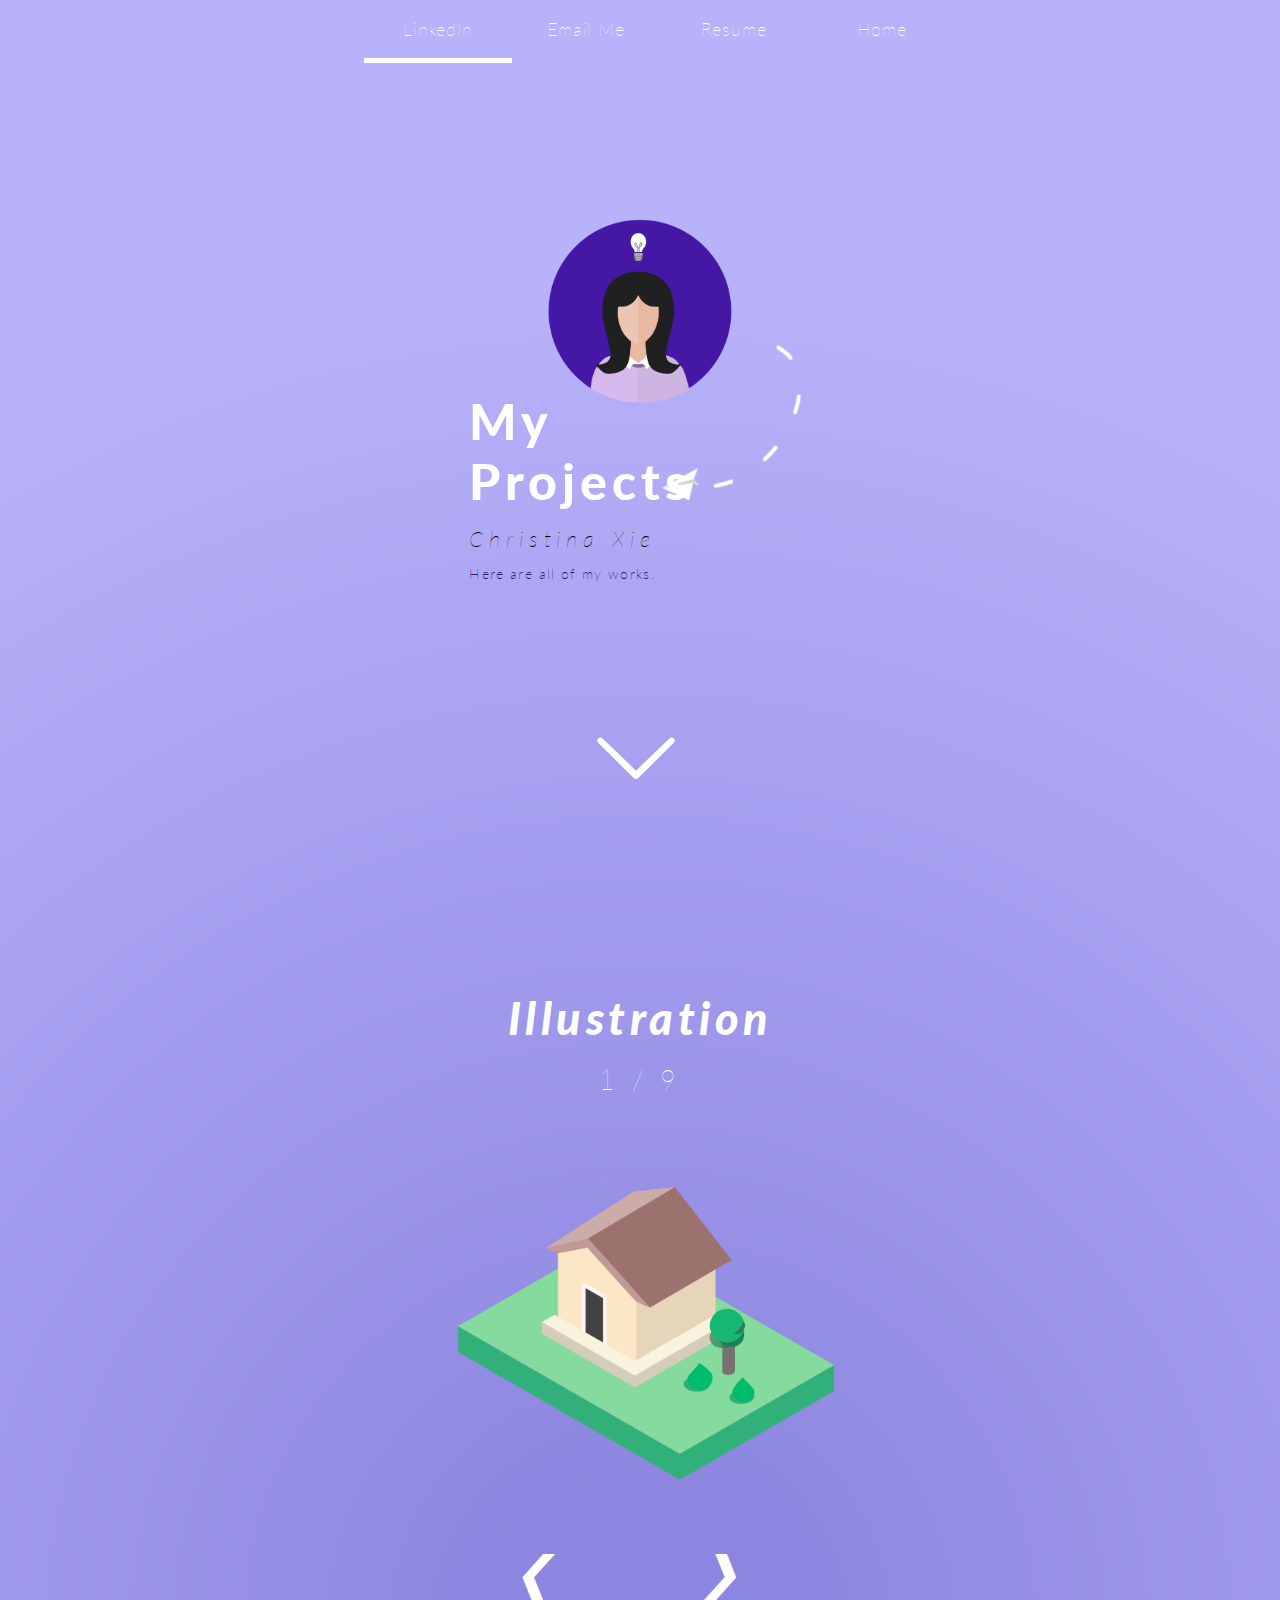
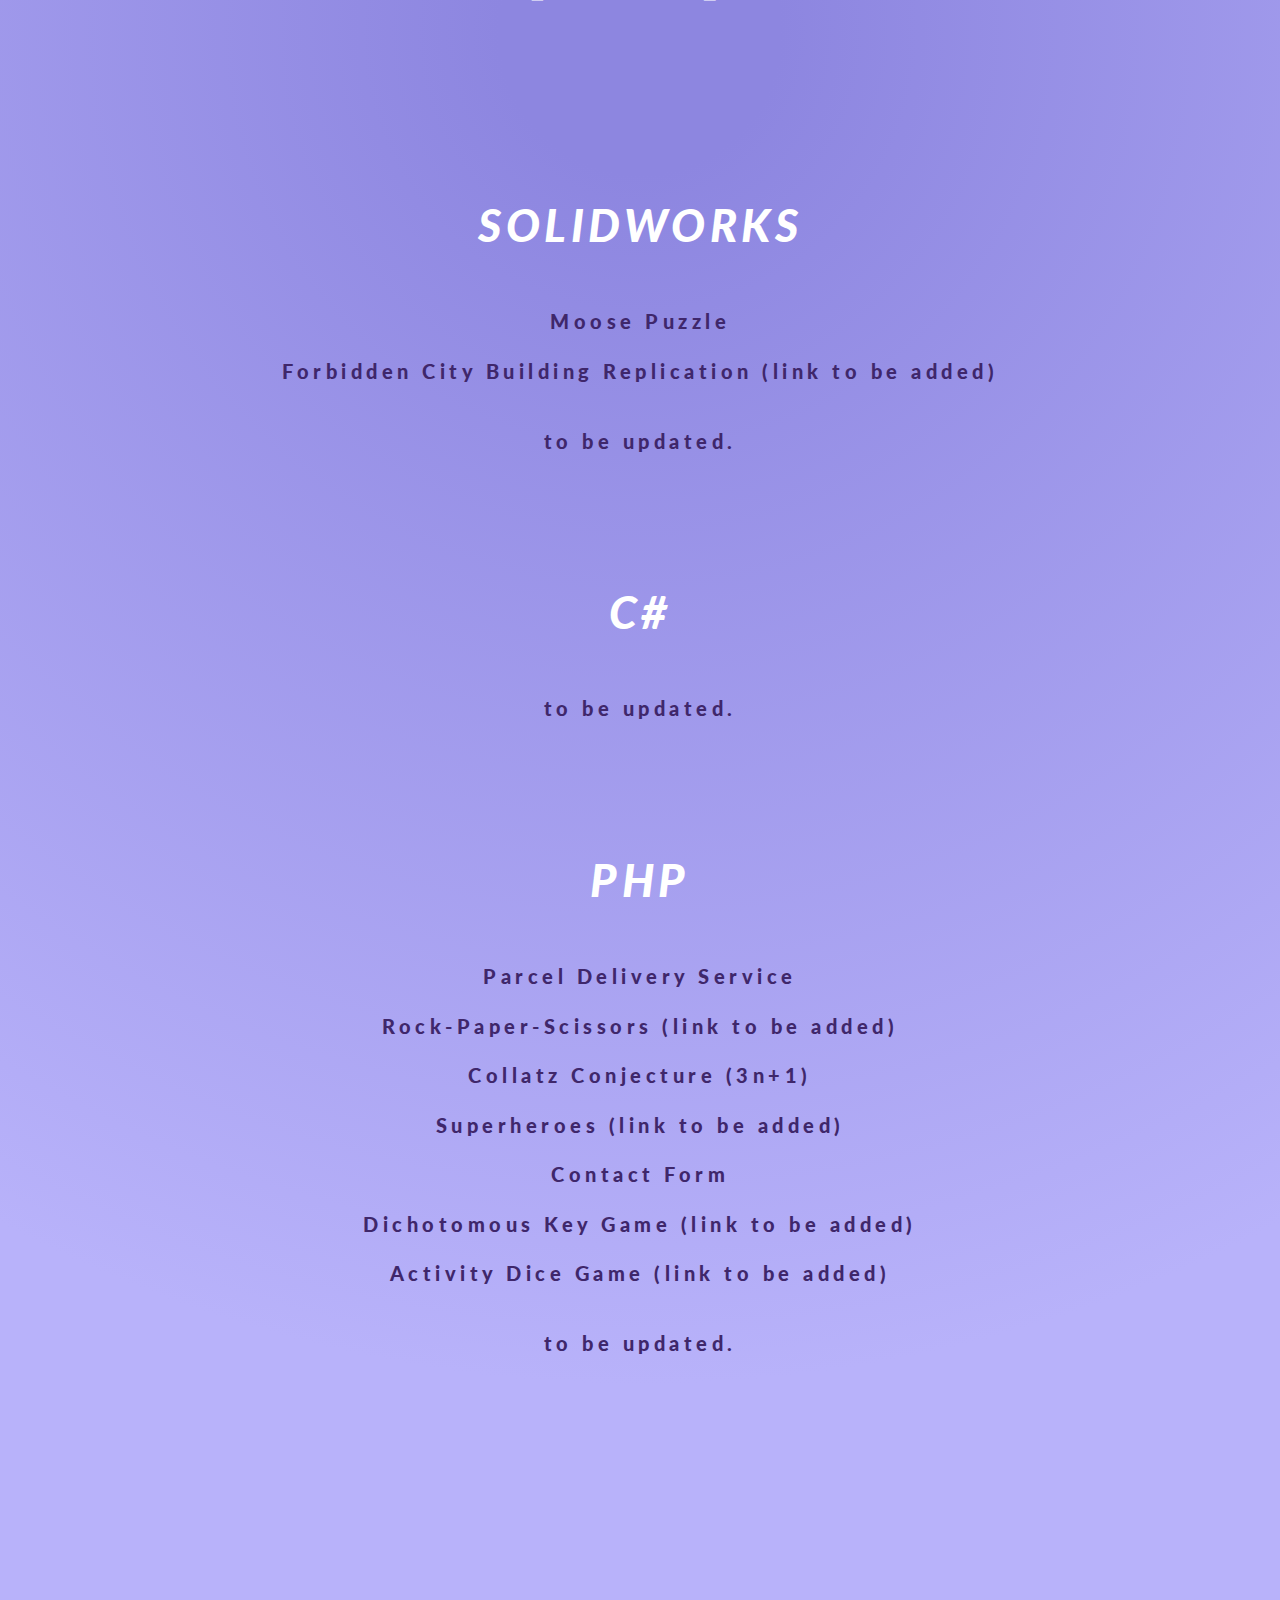
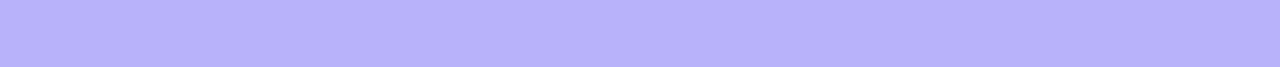
<file: projects.html>
<!DOCTYPE html>
<html lang="en">
<head>
	<meta charset="utf-8">
	<title>Christina Xie's Projects</title>
	<link rel="shortcut icon" type="icon" href="favicon.png">
	<meta name="description" content="All of My Coding Projects">
	<meta name="author" content="Christina Xie">
	<link href="https://fonts.googleapis.com/css?family=Fjalla+One|Lato|Poppins|Raleway|Roboto|Roboto+Slab" rel="stylesheet">
	<link rel="preconnect" href="https://fonts.gstatic.com">
	<link rel="stylesheet" href="project-styles.css">
</head>
<body>
<!-- main content -->
<div class="container">
	<ul>
			<li class="one"><a href="https://www.linkedin.com/in/christinaqyxie/" class="linkText">LinkedIn</a></li><!--
	 --><li class="two"><a href="mailto:christina.xie@uwaterloo.ca" class="linkText">Email Me</a></li><!--
	 --><li class="three"><a href="Christina_Xie.pdf" class="linkText">Resume</a></li><!--
	 --><li class="four"><a href="index.html" class="linkText">Home</a></li>
		<hr />
	</ul>
</div>
	<img src="icon.png" class="iconPic" alt="Profile Icon" title="Icon">
	<img src="airplane.png" class="planePic" alt="Airplane" title="Airplane">
	<div class="title">
		<h1>My<br>Projects</h1>
		<h2>Christina Xie</h2>
		<h3>Here are all of my works.</h3>
	</div>
	<a href="#projectlist" class="ca3-scroll-down-link ca3-scroll-down-arrow" data-ca3_iconfont="ETmodules" data-ca3_icon=""></a>
	<div class="list">
		<section id="projectlist">
		<p style="padding-top: 9vh;">Illustration</p>
		<!-- Container for the image gallery -->
<div class="gallery">

  <!-- Full-width images with number text -->
  <div class="mySlides">
    <div class="numbertext">1 / 9</div>
      <img src="house.png" style="width:34%; padding-top:2.5vh; padding-bottom: 3vh;">
  </div>

  <div class="mySlides">
    <div class="numbertext">2 / 9</div>
      <img src="dojacat.png" style="width:23%; padding-bottom: 3.8vh;">
  </div>

  <div class="mySlides">
    <div class="numbertext">3 / 9</div>
      <img src="person.png" style="width:37%; padding-top: 5.4vh; padding-bottom: 5.2vh;">
  </div>

  <div class="mySlides">
    <div class="numbertext">4 / 9</div>
      <img src="laptop.png" style="width:40%; margin-left: -10vh; margin-top:-2.5vh; padding-bottom: 3.7vh;">
  </div>

  <div class="mySlides">
    <div class="numbertext">5 / 9</div>
      <img src="mountains.png" style="width:28%; padding-top: 3.9vh; padding-bottom: 3.9vh;">
  </div>

  <div class="mySlides">
    <div class="numbertext">6 / 9</div>
      <img src="desert.png" style="width:31%; padding-top: 4.2vh; padding-bottom: 2.6vh;">
  </div>

	<div class="mySlides">
		<div class="numbertext">7 / 9</div>
			<img src="plant.png" style="width:18%; padding-top: 4.8vh; padding-bottom: 4.9vh;">
	</div>

	<div class="mySlides">
		<div class="numbertext">8 / 9</div>
			<img src="icon.png" style="width:26%; padding-top: 4vh; padding-bottom: 4vh;">
	</div>

	<div class="mySlides">
		<div class="numbertext">9 / 9</div>
			<img src="chinese.png" style="width:33%; padding-top: 5.1vh; padding-bottom: 5.1vh;">
	</div>


  <!-- Next and previous buttons -->
  <a class="prev" onclick="plusSlides(-1)">&#10094;</a>
  <a class="next" onclick="plusSlides(1)">&#10095;</a>

  <!-- Image text -->
  <div class="caption-container">
    <p id="caption"></p>
  </div>
		<br></br>
		<p>SOLIDWORKS</p>
		<div class="subsection">
			<a href="https://drive.google.com/file/d/1FzdqqV0FbcZF0tp0QMJ9J34pVJb69fPl/view?usp=sharing" class="projectlinks">Moose Puzzle</a><br>
			<a href="" class="projectlinks">Forbidden City Building Replication (link to be added)</a>
			<p>to be updated.</p>
		</div>
		<br>
		<P>C#</p>
		<div class="subsection">
			<p>to be updated.</p>
		</div>
		<br>
		<p>PHP</p>
		<div class="subsection">
			<a href="https://christinaqyxie.github.io/parcel-delivery-service.php" class="projectlinks">Parcel Delivery Service</a><br>
			<a href="" class="projectlinks">Rock-Paper-Scissors (link to be added)</a><br>
			<a href="https://christinaqyxie.github.io/collatz_conjecture_application.php" class="projectlinks">Collatz Conjecture (3n+1)</a><br>
			<a href="" class="projectlinks">Superheroes (link to be added)</a><br>
			<a href="https://christinaqyxie.github.io/contact-form.php" class="projectlinks">Contact Form</a><br>
			<a href="" class="projectlinks">Dichotomous Key Game (link to be added)</a><br>
			<a href="" class="projectlinks">Activity Dice Game (link to be added)</a><br>
			<p>to be updated.</p>
		</div>
	</section>
	</div>
	<!-- /main content →

	<!-- load jquery -->
	<script src="http://ajax.googleapis.com/ajax/libs/jquery/1.9.1/jquery.min.js"></script>
	<script src="gallery.js"></script>
</body>
</html>
</file>
<file: project-styles.css>
html {
  scroll-behavior: smooth;
}

body {
  color: #fff;
  font: 200 100% 'Lato', sans-serif;
  font-size: 1.5vh;
	letter-spacing: 0.15vh;
	background: rgb(141,134,224);
	background: radial-gradient(circle, rgba(141,134,224,1) 8%, rgba(184,178,250,1) 77%);
}

h1 {
	color: #fff;
	font-family:'Lato', sans-serif;
	font-weight: 900;
	font-size: 5.5vh;
	letter-spacing: 0.1em;
}

h2 {
	color: #000;
	font-family:'Lato', sans-serif;
	font-weight: 100;
	font-size: 2.4vh;
	letter-spacing: 0.65vh;
	margin-top: -2vh;
	margin-bottom: 1vh;
  font-style: italic;
}

h3 {
  color: #2F1A6C;
  font: 200 100% 'Lato', sans-serif;
  font-size: 1.5vh;

}

.iconPic {
	width: 16%;
	display: block;
  margin-left: auto;
  margin-right: auto;
  padding: 15vh 0 1.5vh 0vh;
}

a.indexLinks {
	text-decoration: none;
	color: #333;
	font-family:'Raleway', sans-serif;
}

a.indexLinks:hover {
	color:#5DA9E9;
}
* {
  box-sizing: border-box;
}

.container {
  width: 50%;
  margin: 0 auto;
	margin-top: -1.5vh;
}

ul li {
  display: inline;
  text-align: center;
	font-size: 2vh;
	letter-spacing: 0.1vh;
	font-weight: 100;

}

a.linkText {
  display: inline-block;
  width: 25%;
  padding: 2vh 0;
  margin: 0;
  text-decoration: none;
  color: #fff;
}

.two:hover ~ hr {
  margin-left: 25%;
}

.three:hover ~ hr {
  margin-left: 50%;
}

.four:hover ~ hr {
  margin-left: 75%;
}

hr {
  height: 0.5vh;
  width: 25%;
  margin: 0;
  background: white;
  border: none;
  transition: .3s ease-in-out;
}

.linkText {
	color: #fff;
}

.title {
  display: block;
  margin-left: auto;
  margin-right: auto;
  width: 50%;
  padding-top: 4%;
  padding-left: 11.5%;
  margin-top: -24%;
}

.planePic {
  width: 55%;
  margin-left: auto;
  margin-right: auto;
  margin-top: -16%;
  padding-left: 15%;
  display: block;
}

.list {
  color: #fff;
  font-family:'Lato', sans-serif;
  font-weight: 900;
  font-size: 5vh;
  letter-spacing: 0.1em;
  text-align:  center;
  padding: 30vh 0 30vh 0;
  font-style: italic;
}


html body [data-ca3_iconfont="ETmodules"]::before {
    font-family: "ETmodules";
}
[data-ca3_icon]::before {
    font-weight: normal;
    content: attr(data-ca3_icon);
}

.ca3-scroll-down-arrow {
	background-image: url([data-uri]);
	background-size: contain;
	background-repeat: no-repeat;
	padding-top: 1vh;
	padding-bottom: 20vh;
}

.ca3-scroll-down-link {
  cursor:pointer;
	height: 8vh;
	width: 10vh;
	text-align: center;
	margin: 0px 0 0 -5.4vh;
	line-height: 60px;
	position: absolute;
	left: 50%;
	bottom: 0px;
	color: #FFF;
	text-align: center;
	font-size: 70px;
	z-index: 100;
	text-decoration: none;
	text-shadow: 0px 0px 3px rgba(0, 0, 0, 0.4);

	-webkit-animation: ca3_fade_move_down 2s ease-in-out infinite;
	-moz-animation:    ca3_fade_move_down 2s ease-in-out infinite;
	animation:         ca3_fade_move_down 2s ease-in-out infinite;
}


/*animated scroll arrow animation*/
@-webkit-keyframes ca3_fade_move_down {
  0%   { -webkit-transform:translate(0,-20px); opacity: 0;  }
  50%  { opacity: 1;  }
  100% { -webkit-transform:translate(0,20px); opacity: 0; }
}
@-moz-keyframes ca3_fade_move_down {
  0%   { -moz-transform:translate(0,-20px); opacity: 0;  }
  50%  { opacity: 1;  }
  100% { -moz-transform:translate(0,20px); opacity: 0; }
}
@keyframes ca3_fade_move_down {
  0%   { transform:translate(0,-20px); opacity: 0;  }
  50%  { opacity: 1;  }
  100% { transform:translate(0,20px); opacity: 0; }
}

.prev,
.next {
  letter-spacing: 6vh;
  position:relative;
  padding-left: 3vh;
  padding-right: 3vh;
  margin-left: 3vh;
}

.prev:hover,
.next:hover {
  color: #000;
  cursor: pointer;
}


.numbertext {
  padding-bottom: 4vh;
  font-style: normal;
  font-weight: 100;
  font-size: 60%;
  margin-top: -3vh;
}

.subsection {
  font-size: 45%;
  font-style: normal;
  color: #3f276b;
  margin-top: 5vh;
  line-height: 5.5vh;
}

.projectlinks {
  font-style: normal;
  text-decoration: none;
  color: #3f276b;
  margin-top:5vh;
  font: 'Lato';
}

.projectlinks:hover {
  color: #fff;
  transition: 2.5s;
  text-transform: uppercase;
  font-size: 3.5vh;
}
</file>
